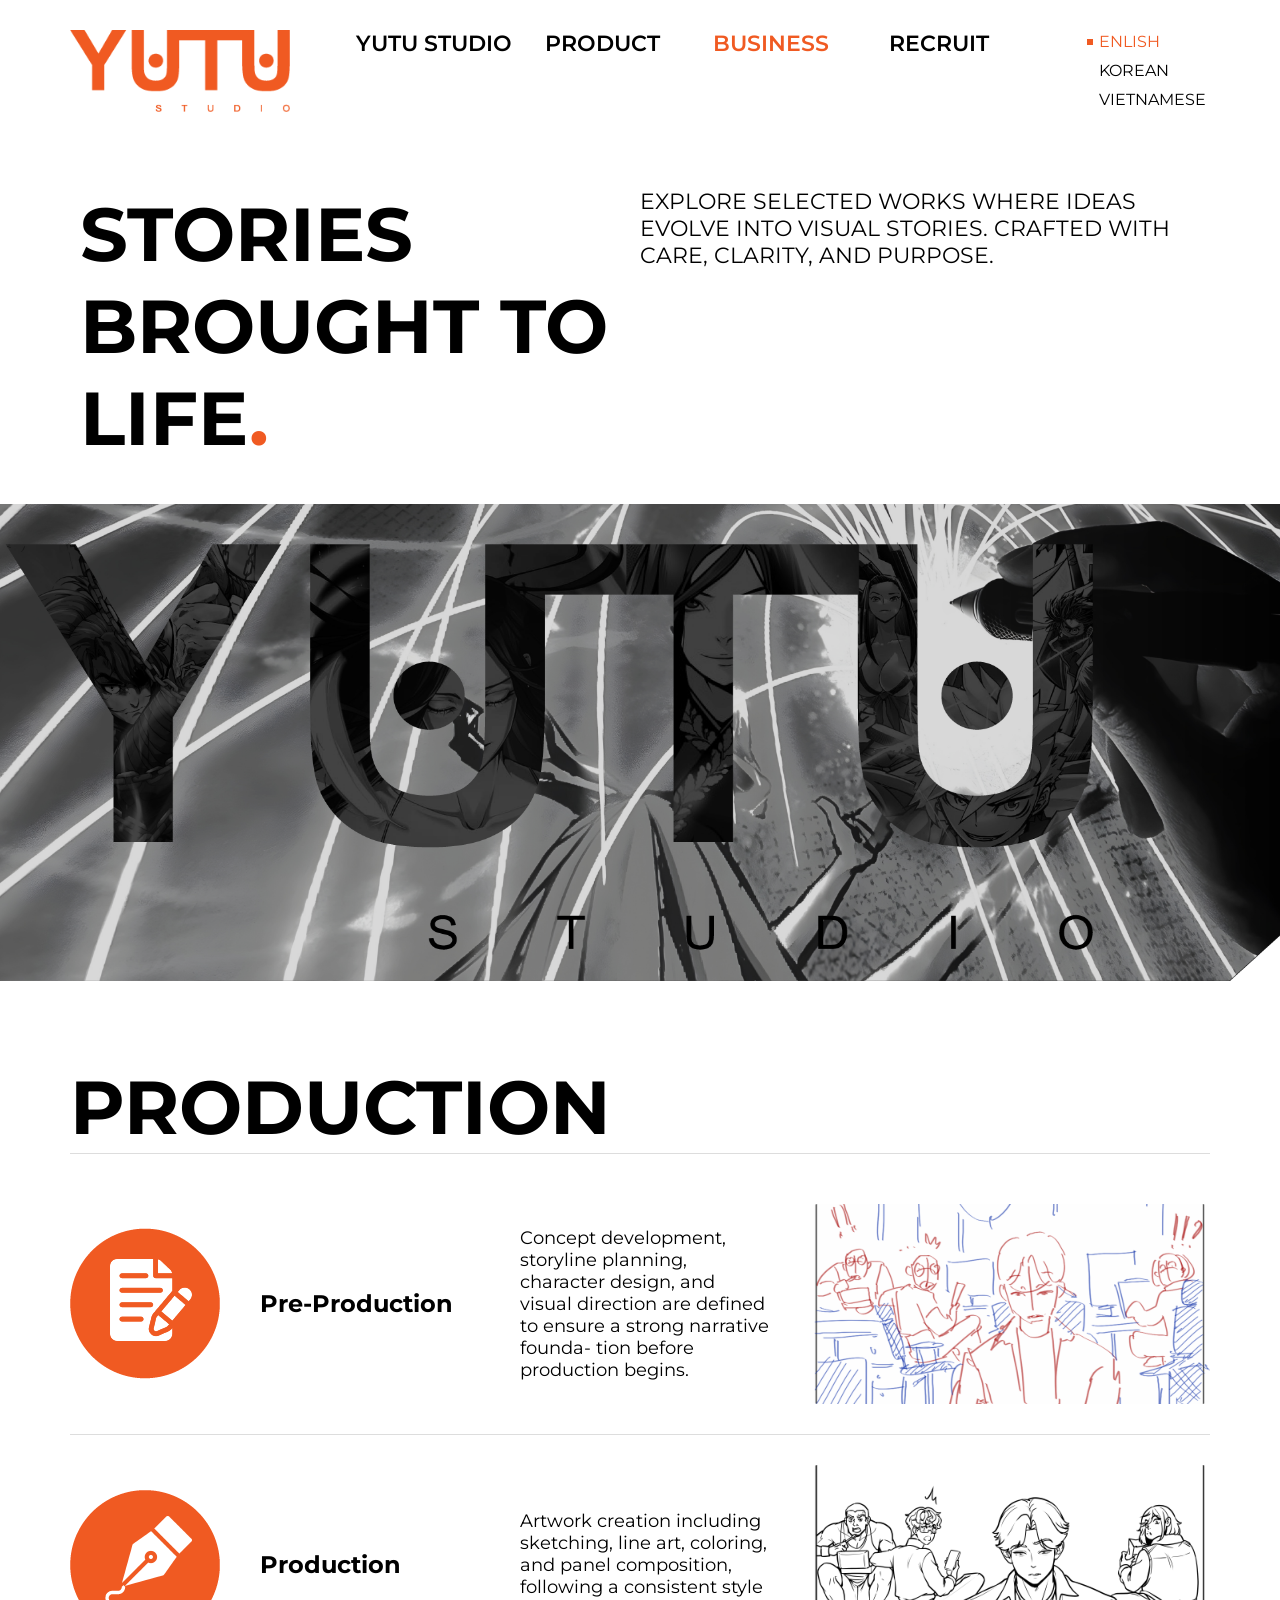
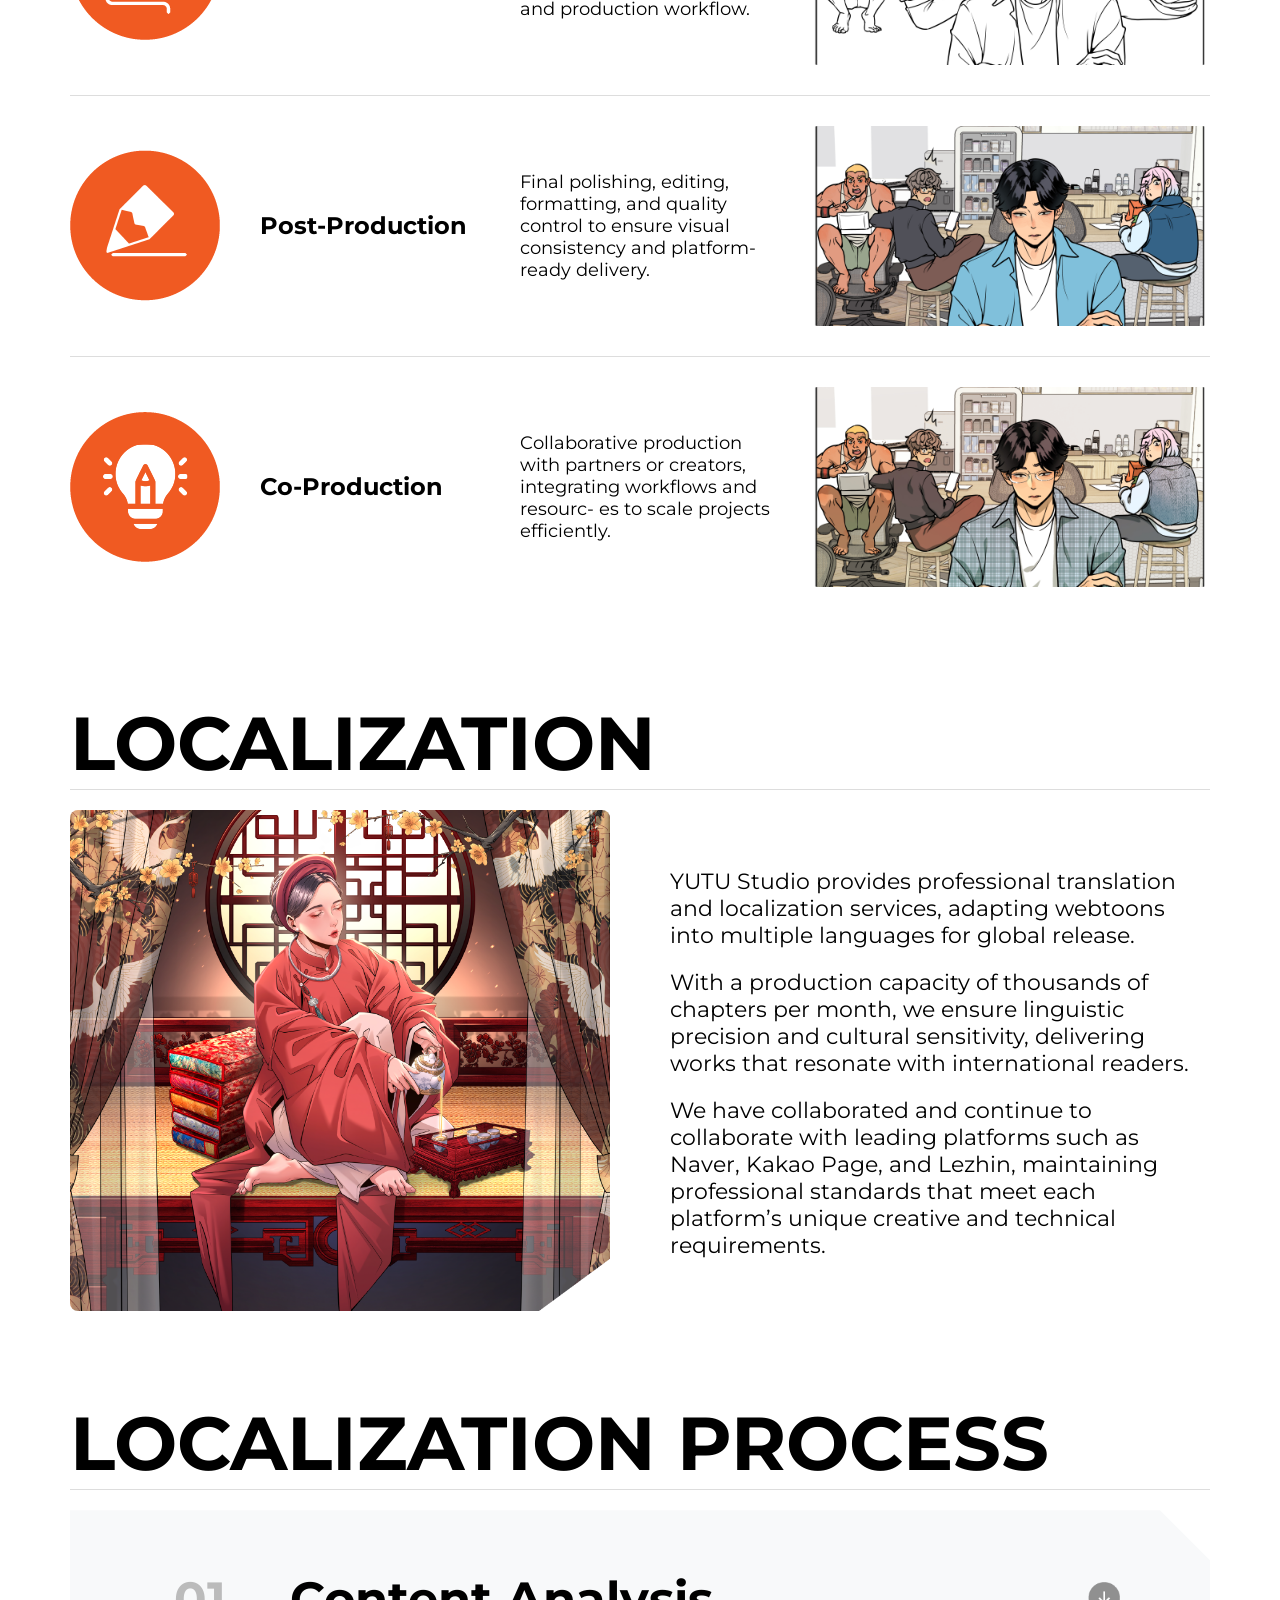
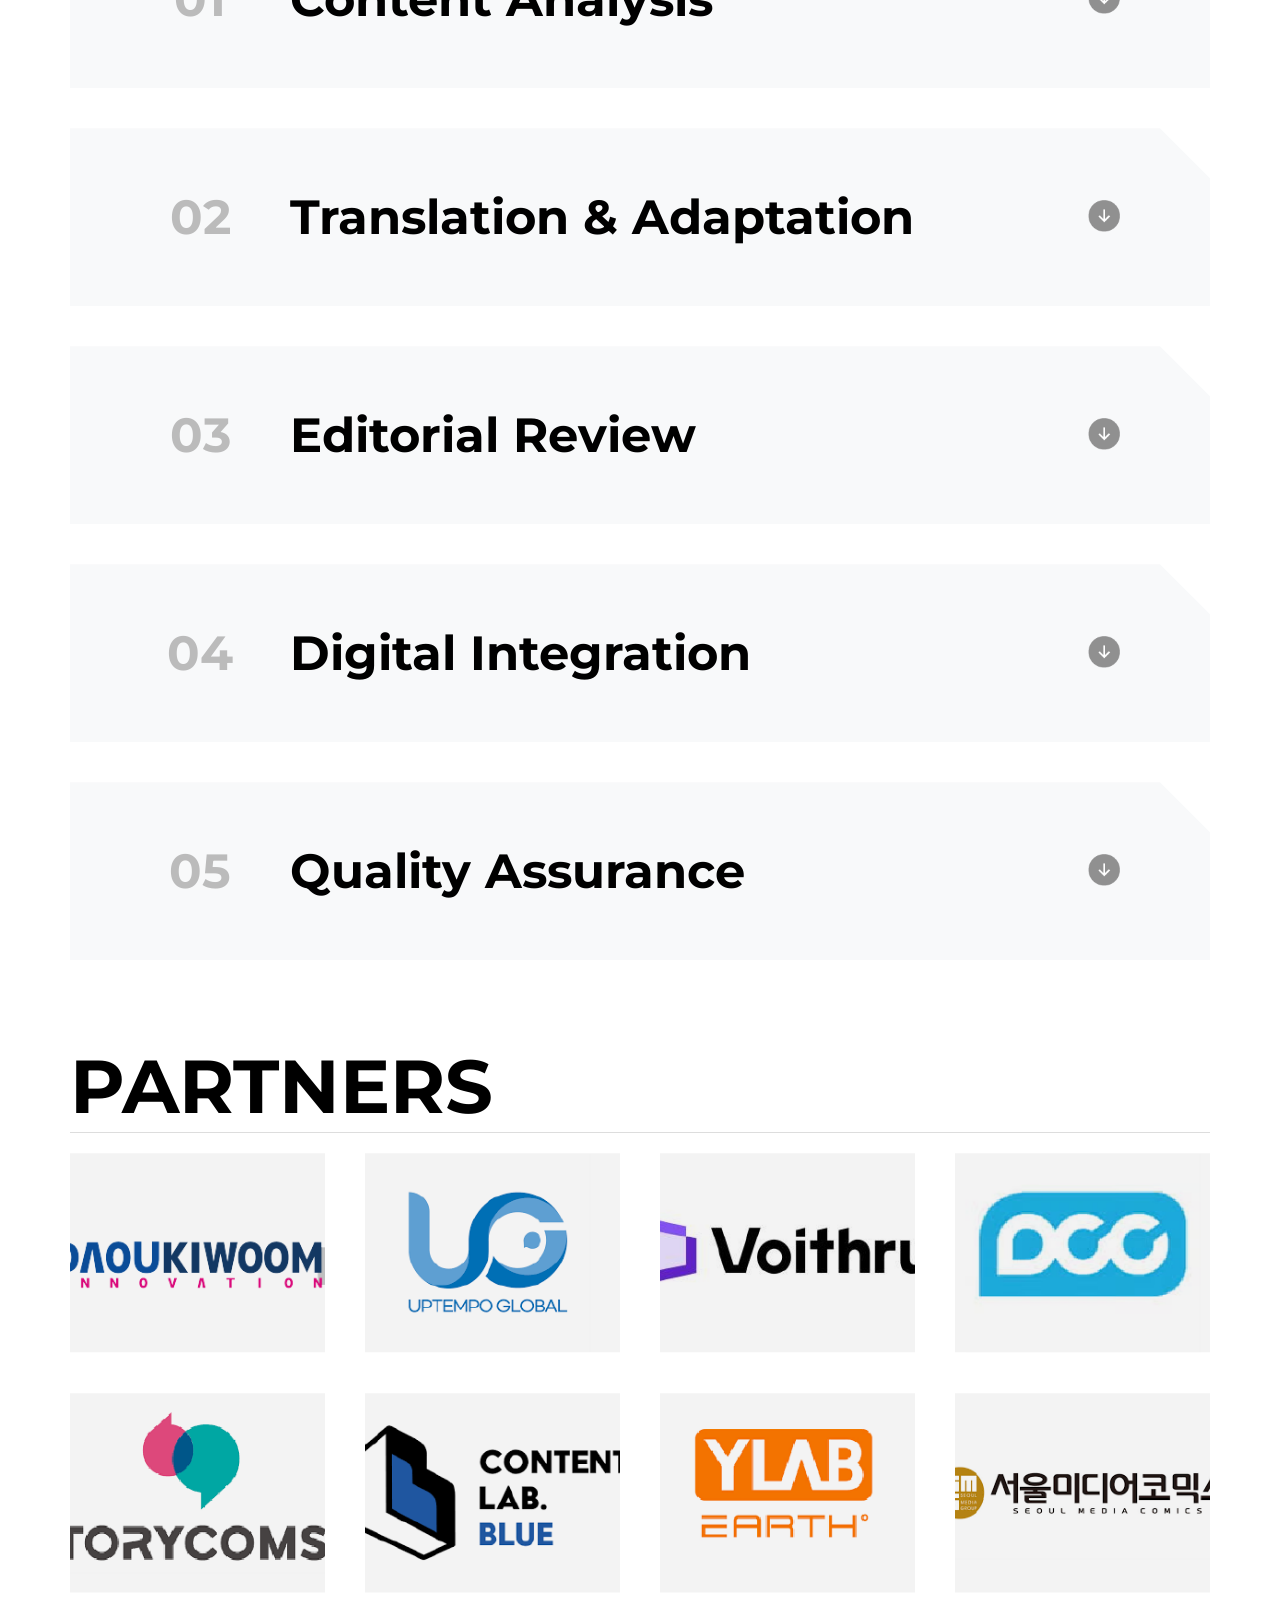
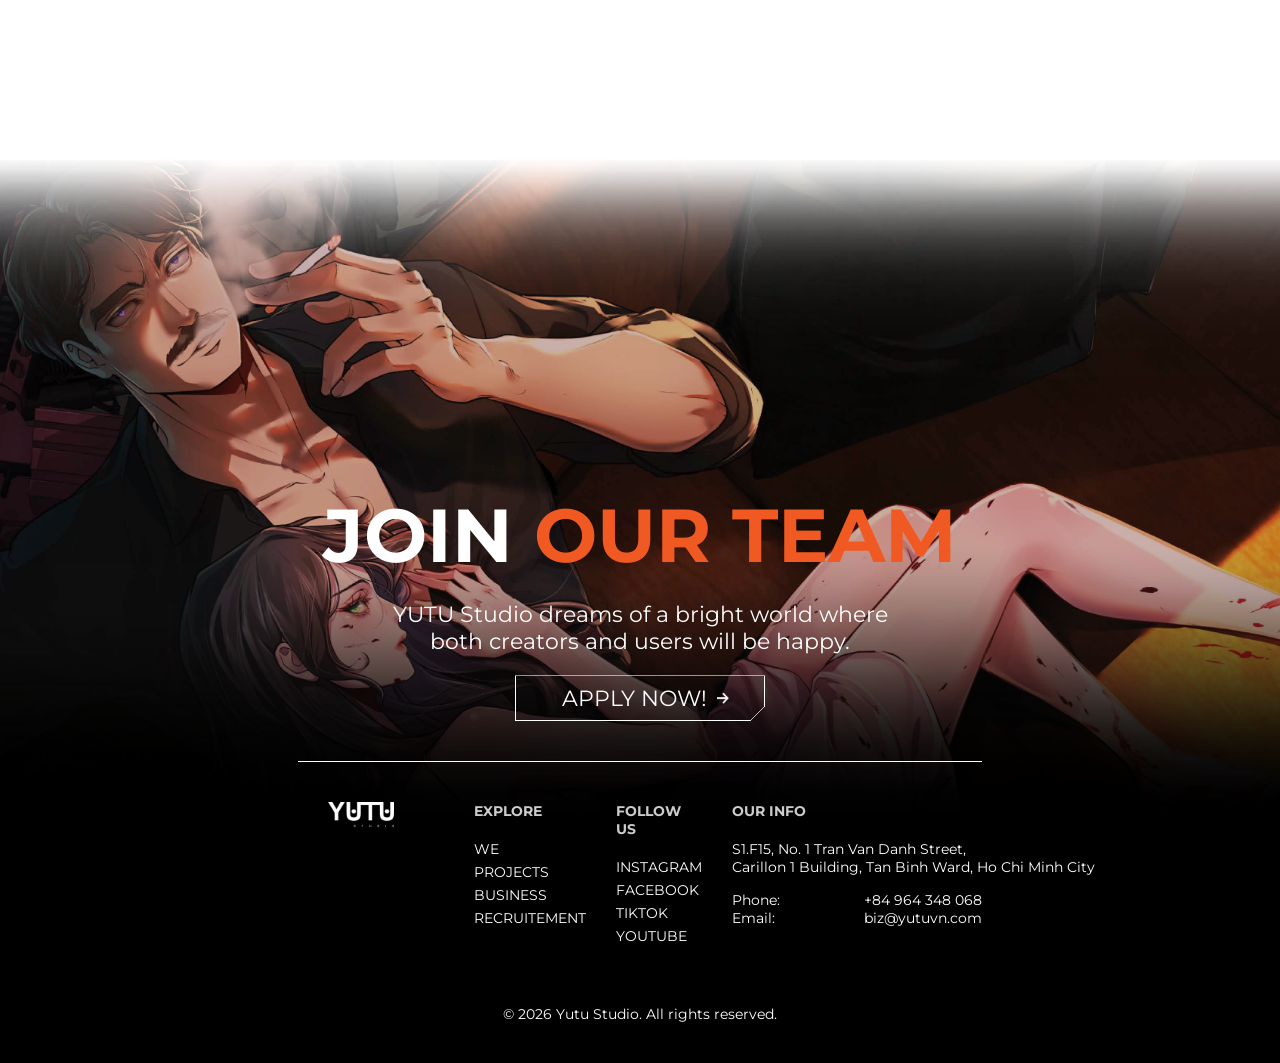
<file: templates/business.html>
<!DOCTYPE html>
<html lang="en">

<head>
    <meta charset="UTF-8">
    <meta name="viewport" content="width=device-width, initial-scale=1.0">
    <title>YUTU Studio - Business</title>
    <link href="https://fonts.googleapis.com/css2?family=Montserrat:wght@300;400;500;600;700&display=swap"
        rel="stylesheet">
    <link rel="stylesheet" href="/static/styles.css">
    <link rel="stylesheet" href="/static/css/header.css">
    <link rel="stylesheet" href="/static/css/footer.css">
    <link rel="stylesheet" href="/static/css/mobile.css">
</head>

<body>
    <!-- Header -->
    <header class="header business-page">
        <div class="header-top">
            <div class="container">
                <div class="logo-small desktop-logo">
                    <a href="index.html">
                        <picture>
                            <source media="(orientation: landscape) and (max-height: 480px)"
                                srcset="/static/images/MOBILE/1-15.png">
                            <source media="(max-width: 480px)" srcset="/static/images/MOBILE/1-15.png">
                            <img src="/static/images/1-08.png" alt="YUTU Studio" width="220px">
                        </picture>
                    </a>
                </div>
                <div class="nav-controls-group">
                    <nav class="navbar">
                        <ul class="nav-list">
                            <li><a href="we.html" data-translate="nav_we">YUTU STUDIO</a></li>
                            <li><a href="projects.html" data-translate="nav_project">PRODUCT</a></li>
                            <li><a href="business.html" class="active" data-translate="nav_business">BUSINESS</a></li>
                            <li><a href="join.html" data-translate="nav_join">RECRUIT</a></li>
                        </ul>
                    </nav>
                    <div class="language-selector">
                        <button class="lang-btn active" data-lang="en">ENLISH</button>
                        <button class="lang-btn" data-lang="ko">KOREAN</button>
                        <button class="lang-btn" data-lang="vi">VIETNAMESE</button>
                    </div>
                    <button class="mobile-menu-toggle" aria-label="Toggle menu">
                        <span></span>
                        <span></span>
                        <span></span>
                    </button>
                </div>
            </div>
        </div>

        <div class="header-bottom business-page">
            <div class="header-bottom-content">
                <div class="header-bottom-row">
                    <div class="header-bottom-left">
                        <div class="header-bottom-text header-bottom-large-text">
                            <p class="uppercase-text" data-translate="business_header_bottom_large_text_1">
                                STORIES
                            </p>
                            <span class="uppercase-text" data-translate="business_header_bottom_large_text_2">
                                BROUGHT TO LIFE
                            </span><span class="highlight-text">.</span>
                        </div>
                    </div>
                    <div class="header-bottom-right">
                        <div class="header-bottom-text">
                            <p class="header-bottom-normal-text uppercase-text"
                                data-translate="business_header_bottom_normal_text">
                                EXPLORE SELECTED WORKS WHERE IDEAS EVOLVE INTO VISUAL STORIES.
                                CRAFTED WITH CARE, CLARITY, AND PURPOSE.
                            </p>
                        </div>
                    </div>
                </div>
                <div class="header-bottom-image">
                    <img src="/static/images/BUSINESS/2025-YUTU-WEBSITE-PC.png" alt="Business">
                </div>
            </div>
        </div>
    </header>

    <!-- Main Content -->
    <main class="business-page">
        <!-- Section 1 -->
        <section class="section section-1">
            <div class="container">
                <h1 class="section-title" data-translate="business_production_title">PRODUCTION</h1>
                <!-- Pre-Production Row -->
                <div class="production-row">
                    <div class="production-step">
                        <img src="/static/images/BUSINESS/1-19.png" alt="Pre-Production" class="production-image-left">
                        <h1 data-translate="business_production_step_1">PRE-PRODUCTION</h1>
                    </div>
                    <div class="production-content">
                        <p data-translate="business_production_step_1_content">Concept development, storyline planning,
                            character design, and visual direction are defined
                            to ensure a strong narrative founda- tion before production begins.</p>
                    </div>
                    <img src="/static/images/BUSINESS/1.jpg" alt="Pre-Production" class="production-image-right">
                </div>

                <!-- Production Row -->
                <div class="production-row">
                    <div class="production-step">
                        <img src="/static/images/BUSINESS/1-20.png" alt="Production" class="production-image-left">
                        <h1 data-translate="business_production_step_2">PRODUCTION</h1>
                    </div>
                    <div class="production-content">
                        <p data-translate="business_production_step_2_content">Artwork creation including sketching,
                            line art, coloring, and panel composition, following a
                            consistent style and production workflow.</p>
                    </div>
                    <img src="/static/images/BUSINESS/2.jpg" alt="Production" class="production-image-right">
                </div>

                <!-- Post-Production Row -->
                <div class="production-row">
                    <div class="production-step">
                        <img src="/static/images/BUSINESS/1-21.png" alt="Post-Production" class="production-image-left">
                        <h1 data-translate="business_production_step_3">POST-PRODUCTION</h1>
                    </div>
                    <div class="production-content">
                        <p data-translate="business_production_step_3_content">Final polishing, editing, formatting, and
                            quality control to ensure visual consistency and
                            platform-ready delivery.</p>
                    </div>
                    <img src="/static/images/BUSINESS/3.jpg" alt="Post-Production" class="production-image-right">
                </div>

                <!-- Co-Production Row -->
                <div class="production-row">
                    <div class="production-step">
                        <img src="/static/images/BUSINESS/1-22.png" alt="Co-Production" class="production-image-left">
                        <h1 data-translate="business_production_step_4">CO-PRODUCTION</h1>
                    </div>
                    <div class="production-content">
                        <p data-translate="business_production_step_4_content">Collaborative production with partners or
                            creators, integrating workflows and resourc- es to
                            scale projects efficiently.</p>
                    </div>
                    <img src="/static/images/BUSINESS/4.jpg" alt="Co-Production" class="production-image-right">
                </div>
            </div>
        </section>

        <!-- Section 2 -->
        <section class="section section-2">
            <div class="container">
                <h1 class="section-title localization-title" data-translate="business_localization_title">LOCALIZATION
                </h1>
                <div class="localization-content">
                    <div class="localization-left">
                        <picture>
                            <!-- <source media="(max-width: 480px)" srcset="/static/images/MOBILE/1-19.png"> -->
                            <img src="/static/images/BUSINESS/2025-YUTU-WEBSITE-PC6.png" alt="Localization">
                        </picture>
                    </div>
                    <div class="localization-right">
                        <p data-translate="business_localization_content_1">YUTU Studio provides professional
                            translation and localization ser- vices, adapting webtoons
                            into multiple languages for global release.
                        </p>

                        <p data-translate="business_localization_content_2">
                            With a production capacity of thousands of chapters per month, we ensure linguistic
                            precision and cultural sensitivity, delivering works that resonate with international
                            readers.
                        </p>

                        <p data-translate="business_localization_content_3">
                            We have collaborated and continue to collaborate with leading platforms such as Naver, Kakao
                            Page, and Lezhin, maintaining professional standards that meet each platform’s unique
                            creative and technical requirements.</p>
                    </div>
                </div>
            </div>
        </section>

        <!-- Section 3 -->
        <section class="section section-3">
            <div class="container">
                <h1 class="section-title localization-process-title"
                    data-translate="business_localization_process_title">LOCALIZATION PROCESS</h1>
                <div class="process-blocks-wrapper">
                    <!-- Block 1 -->
                    <div class="process-block-group">
                        <div class="process-block process-toggle">
                            <span class="process-number">01</span>
                            <span class="process-header" data-translate="business_localization_process_step_1">Content
                                Analysis</span>
                            <button class="process-download-btn">
                                <img src="/static/images/BUSINESS/1-27.png" alt="Download">
                            </button>
                        </div>
                        <div class="process-sub-block">
                            <p data-translate="business_localization_process_step_1_content">Each story and character is
                                carefully analyzed to capture its tone, context, and cultural
                                essence.
                                This step allows us to identify the best approach for adapting content to fit the
                                linguistic and cultural
                                nuances of the target market.</p>
                        </div>
                    </div>

                    <!-- Block 2 -->
                    <div class="process-block-group">
                        <div class="process-block process-toggle">
                            <span class="process-number">02</span>
                            <span class="process-header"
                                data-translate="business_localization_process_step_2">Translation & Adaptation</span>
                            <button class="process-download-btn">
                                <img src="/static/images/BUSINESS/1-27.png" alt="Download">
                            </button>
                        </div>
                        <div class="process-sub-block">
                            <p data-translate="business_localization_process_step_2_content">Our multilingual team of
                                native translators—experienced in comics and
                                storytelling—transforms
                                the original script with cultural accuracy and narrative flow.
                                Translation is blended with localization to maintain the emotional intent of each line.
                            </p>
                        </div>
                    </div>

                    <!-- Block 3 -->
                    <div class="process-block-group">
                        <div class="process-block process-toggle">
                            <span class="process-number">03</span>
                            <span class="process-header" data-translate="business_localization_process_step_3">Editorial
                                Review</span>
                            <button class="process-download-btn">
                                <img src="/static/images/BUSINESS/1-27.png" alt="Download">
                            </button>
                        </div>
                        <div class="process-sub-block">
                            <p data-translate="business_localization_process_step_3_content">Experienced Korean editors
                                and bilingual specialists refine the translated text, ensuring
                                it
                                reads naturally and aligns with both cultural tone and creator intent.
                                This stage enhances consistency and authenticity across every chapter.
                            </p>
                        </div>
                    </div>

                    <!-- Block 4 -->
                    <div class="process-block-group">
                        <div class="process-block process-toggle">
                            <span class="process-number">04</span>
                            <span class="process-header" data-translate="business_localization_process_step_4">Digital
                                Integration</span>
                            <button class="process-download-btn">
                                <img src="/static/images/BUSINESS/1-27.png" alt="Download">
                            </button>
                        </div>
                        <div class="process-sub-block">
                            <p data-translate="business_localization_process_step_4_content">Skilled graphic editors
                                apply the localized text to original artwork, redesigning sound
                                effects
                                and onomatopoeia to match the visual mood and typography of the source material.
                                We ensure seamless digital adaptation across all formats
                            </p>
                        </div>
                    </div>

                    <!-- Block 5 with sub-block -->
                    <div class="process-block-group">
                        <div class="process-block process-toggle">
                            <span class="process-number">05</span>
                            <span class="process-header" data-translate="business_localization_process_step_5">Quality
                                Assurance</span>
                            <button class="process-download-btn">
                                <img src="/static/images/BUSINESS/1-27.png" alt="Download">
                            </button>
                        </div>
                        <div class="process-sub-block">
                            <p data-translate="business_localization_process_step_5_content">A final review by native
                                readers tests readability, pacing, and visual balance to confirm
                                that the storytelling feels natural in the target language.
                                Only after this step does a webtoon move to release or platform delivery.
                            </p>
                        </div>
                    </div>
                </div>
            </div>
        </section>

        <!-- Section 4 -->
        <section class="section section-4">
            <div class="container">
                <h1 class="section-title partners-title" data-translate="business_partners_title">PARTNERS</h1>
                <div class="partners-grid">
                    <div class="partner-block">
                        <img src="/static/images/BUSINESS/PARTNERS/1-32.png" alt="Partner 1">
                    </div>
                    <div class="partner-block">
                        <img src="/static/images/BUSINESS/PARTNERS/1-33.png" alt="Partner 2">
                    </div>
                    <div class="partner-block">
                        <img src="/static/images/BUSINESS/PARTNERS/1-34.png" alt="Partner 3">
                    </div>
                    <div class="partner-block">
                        <img src="/static/images/BUSINESS/PARTNERS/1-35.png" alt="Partner 4">
                    </div>
                    <div class="partner-block">
                        <img src="/static/images/BUSINESS/PARTNERS/1-36.png" alt="Partner 5">
                    </div>
                    <div class="partner-block">
                        <img src="/static/images/BUSINESS/PARTNERS/1-37.png" alt="Partner 6">
                    </div>
                    <div class="partner-block">
                        <img src="/static/images/BUSINESS/PARTNERS/1-38.png" alt="Partner 7">
                    </div>
                    <div class="partner-block">
                        <img src="/static/images/BUSINESS/PARTNERS/1-39.png" alt="Partner 8">
                    </div>
                </div>
            </div>
        </section>
    </main>

    <!-- Scroll to Top Button -->
    <button id="scroll-to-top" class="scroll-to-top-btn">
        <img src="/static/images/HOME/SCROLL.png" alt="Scroll to top">
    </button>

    <!-- Footer -->
    <footer class="footer">
        <div class="container">
            <div class="footer-top">
                <div class="footer-title">
                    <span id="footer-title-part1" data-translate="footer_title_part1">JOIN</span>
                    <span id="footer-title-part2" class="highlight-text" data-translate="footer_title_part2">OUR
                        TEAM</span>
                </div>
                <div class="footer-description" data-translate="footer_description">
                    Yutu Studio dreams of a bright world where both creators and users will be happy.
                </div>
                <div class="footer-button">
                    <button class="btn-with-icon" onclick="window.location.href='join.html'">
                        <span></span>
                        <span data-translate="footer_apply_btn">APPLY NOW</span>
                        <img src="/static/images/HOME/1-06.png" alt="">
                    </button>
                </div>
            </div>

            <div class="footer-content">
                <div class="footer-left">
                    <picture>
                        <source media="(orientation: landscape) and (max-height: 480px)"
                            srcset="/static/images/MOBILE/1-14.png">
                        <source media="(max-width: 480px)" srcset="/static/images/MOBILE/1-14.png">
                        <img src="/static/images/1-07.png" alt="Yutu Studio" class="footer-logo">
                    </picture>
                </div>
                <div class="footer-right">
                    <div class="footer-column" style="flex: 0.6;">
                        <h4 data-translate="footer_explore">EXPLORE</h4>
                        <ul>
                            <li><a href="we.html" data-translate="footer_explore_we">WE</a></li>
                            <li><a href="projects.html" data-translate="footer_explore_projects">PROJECTS</a></li>
                            <li><a href="business.html" data-translate="footer_explore_business">BUSINESS</a></li>
                            <li><a href="join.html" data-translate="footer_explore_recruitement">RECRUITEMENT</a></li>
                        </ul>
                    </div>
                    <div class="footer-column" style="flex: 0.6;">
                        <h4 data-translate="footer_follow">FOLLOW US</h4>
                        <ul>
                            <li><a href="https://www.instagram.com/yutustudio"
                                    data-translate="footer_follow_ig">INSTAGRAM</a></li>
                            <li><a href="https://www.facebook.com/yutustu"
                                    data-translate="footer_follow_fb">FACEBOOK</a></li>
                            <li><a href="#" data-translate="footer_follow_tt">TIKTOK</a></li>
                            <li><a href="#" data-translate="footer_follow_yt">YOUTUBE</a></li>
                        </ul>
                    </div>
                    <div class="footer-column" style="flex: 1;">
                        <h4 data-translate="footer_info">OUR INFO</h4>
                        <span data-translate="footer_info_addr_1">S1.F15, No. 1 Tran Van Danh Street,</span>
                        <span class="address-link" data-translate="footer_info_addr_2">
                            Carillon 1 Building, Tan Binh Ward, Ho Chi Minh City
                        </span>

                        <div class="footer-contact">
                            <div style="display: flex; justify-content: space-between;">
                                <span data-translate="footer_info_phone">Phone</span> <a href="#"> +84 964 348 068</a>
                            </div>
                            <div style="display: flex; justify-content: space-between;">
                                <span data-translate="footer_info_email">Email</span><a href="#">biz@yutuvn.com</a>
                            </div>
                        </div>
                    </div>
                </div>
            </div>

            <div class="footer-bottom">
                <p>&copy; 2026 Yutu Studio. All rights reserved.</p>
            </div>
        </div>
    </footer>

    <script src="/static/script.js"></script>
    <script src="/static/js/mobile.js"></script>
</body>

</html>
</file>
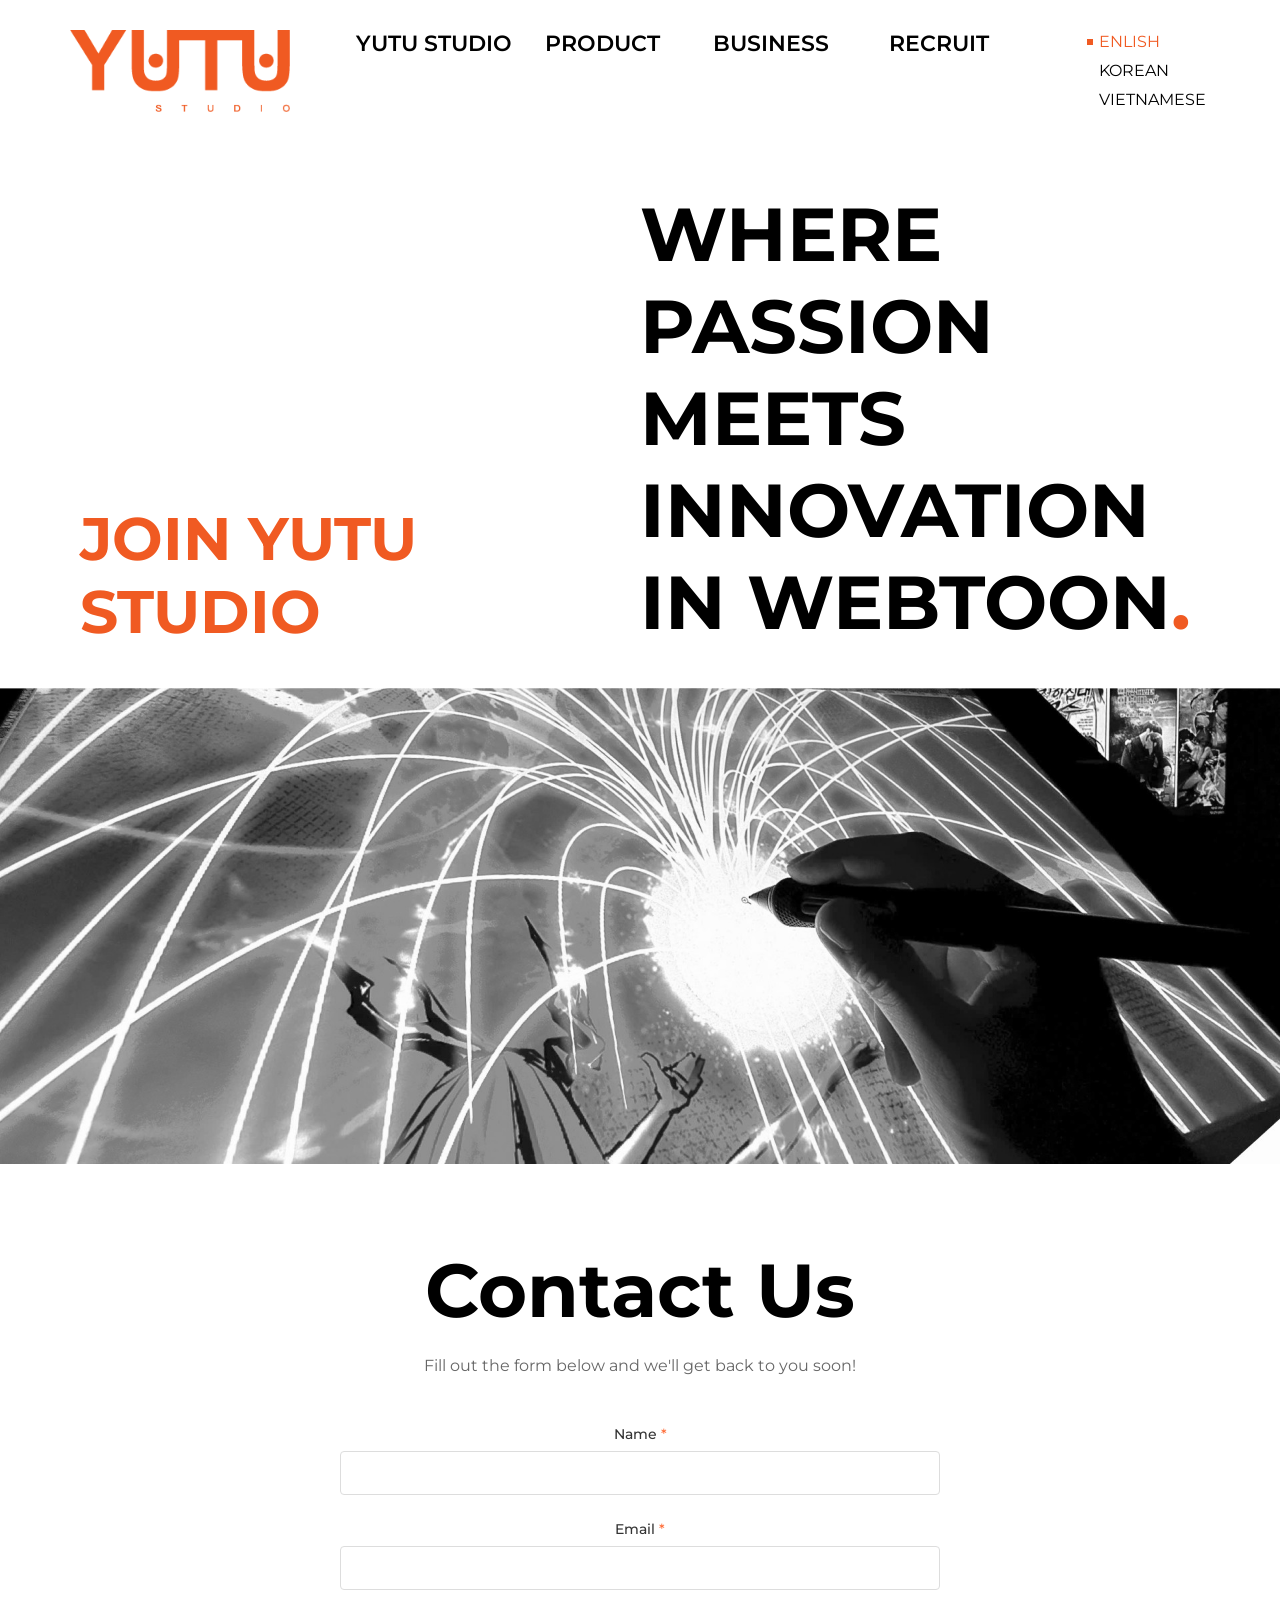
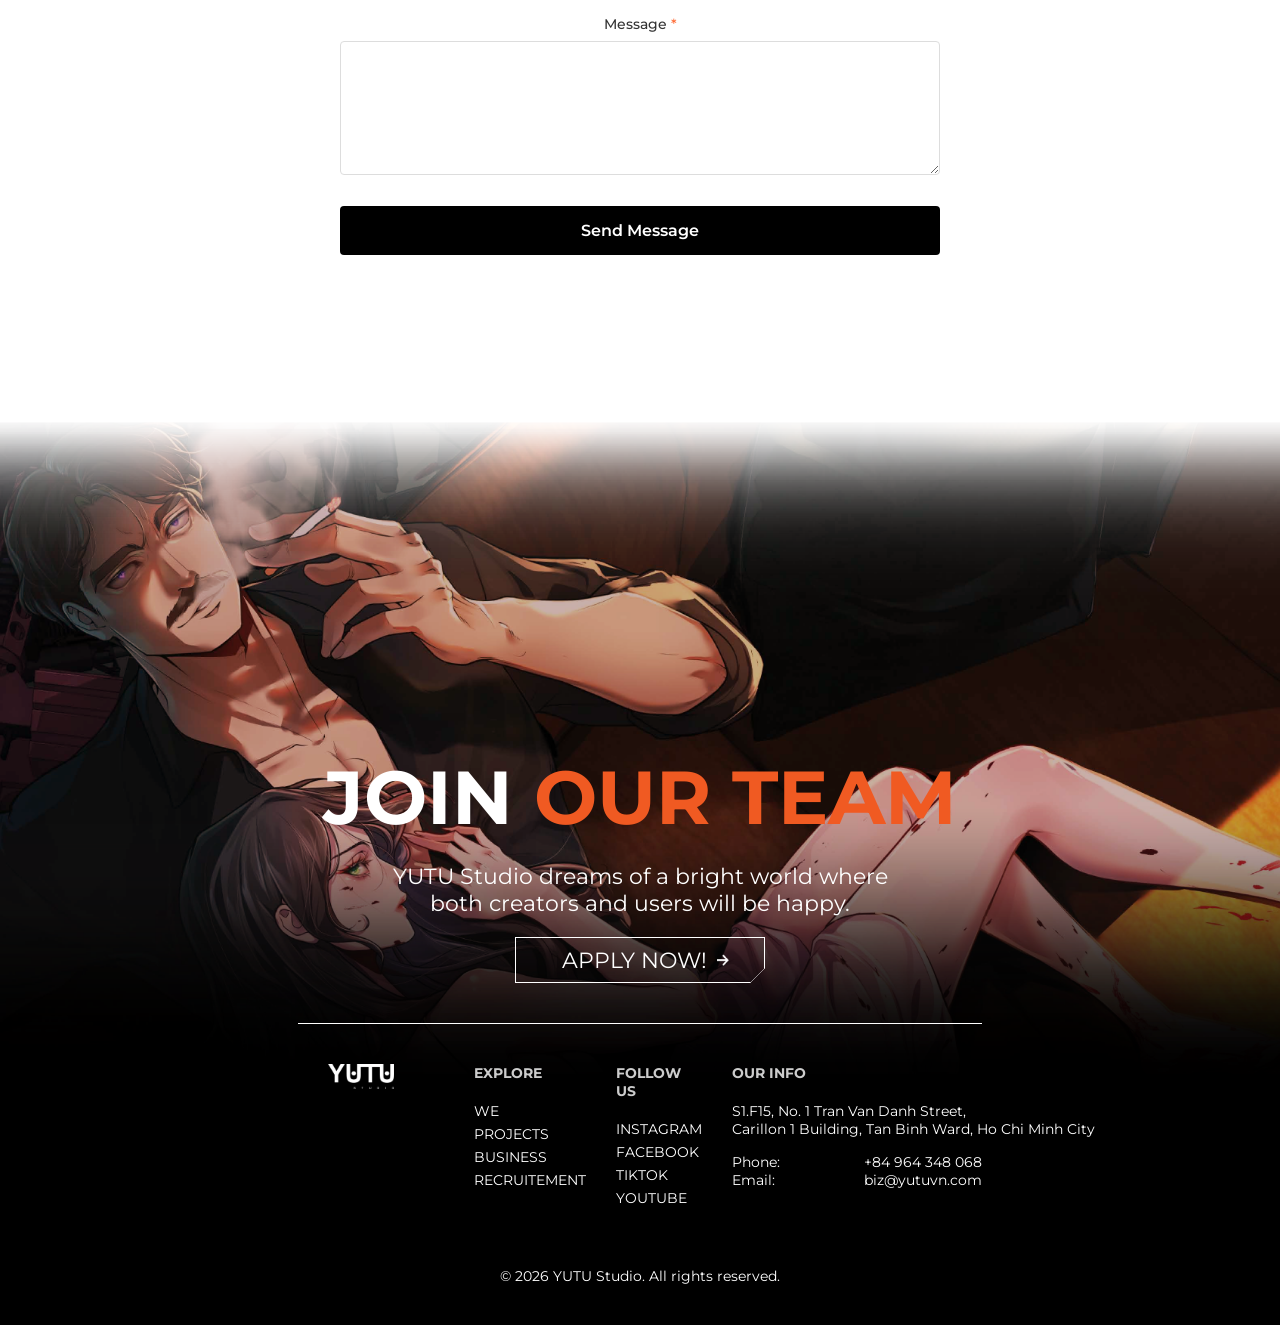
<file: templates/contact.html>
<!DOCTYPE html>
<html lang="en">

<head>
    <meta charset="UTF-8">
    <meta name="viewport" content="width=device-width, initial-scale=1.0">
    <title>YUTU Studio - Join</title>
    <link href="https://fonts.googleapis.com/css2?family=Montserrat:wght@300;400;500;600;700&display=swap"
        rel="stylesheet">
    <link rel="stylesheet" href="/static/styles.css">
    <link rel="stylesheet" href="/static/css/header.css">
    <link rel="stylesheet" href="/static/css/footer.css">
    <link rel="stylesheet" href="/static/css/mobile.css">
</head>

<body>
    <!-- Header -->
    <header class="header contact-page">
        <div class="header-top">
            <div class="container">
                <div class="logo-small desktop-logo">
                    <a href="index.html">
                        <picture>
                            <source media="(orientation: landscape) and (max-height: 480px)"
                                srcset="/static/images/MOBILE/1-15.png">
                            <source media="(max-width: 480px)" srcset="/static/images/MOBILE/1-15.png">
                            <img src="/static/images/1-08.png" alt="YUTU Studio" width="220px">
                        </picture>
                    </a>
                </div>
                <div class="nav-controls-group">
                    <nav class="navbar">
                        <ul class="nav-list">
                            <li><a href="we.html" data-translate="nav_we">YUTU STUDIO</a></li>
                            <li><a href="projects.html" data-translate="nav_project">PRODUCT</a></li>
                            <li><a href="business.html" data-translate="nav_business">BUSINESS</a></li>
                            <li><a href="join.html" data-translate="nav_join">RECRUIT</a></li>
                        </ul>
                    </nav>
                    <div class="language-selector">
                        <button class="lang-btn active" data-lang="en">ENLISH</button>
                        <button class="lang-btn" data-lang="ko">KOREAN</button>
                        <button class="lang-btn" data-lang="vi">VIETNAMESE</button>
                    </div>
                    <button class="mobile-menu-toggle" aria-label="Toggle menu">
                        <span></span>
                        <span></span>
                        <span></span>
                    </button>
                </div>
            </div>
        </div>

        <div class="header-bottom join-page">
            <div class="header-bottom-content">
                <div class="header-bottom-row">
                    <div class="header-bottom-left">
                        <div class="header-bottom-text">
                            <span class="header-bottom-medium-text highlight-text"
                                data-translate="join_header_bottom_medium_text" class="uppercase-text">
                                JOIN YUTU STUDIO
                            </span>
                        </div>
                    </div>
                    <div class="header-bottom-right">
                        <div class="header-bottom-text header-bottom-large-text">
                            <span data-translate="join_header_bottom_large_text" class="uppercase-text">
                                WHERE PASSION MEETS INNOVATION IN WEBTOON
                            </span><span class="highlight-text">.</span>
                        </div>
                    </div>
                </div>
                <div class="header-bottom-image">
                    <picture>
                        <!-- <source media="(max-width: 480px)" srcset="/static/images/HIRING/hring_1.jpg"> -->
                        <img style="width: 100%;" src="/static/images/HIRING/hring_1.jpg">
                    </picture>
                </div>
            </div>
        </div>
    </header>

    <!-- Main Content -->
    <main class="contact-page">
        <!-- Contact Form Section -->
        <section class="section contact-form-section">
            <div class="container">
                <h2 class="section-title">Contact Us</h2>
                <p class="form-description">Fill out the form below and we'll get back to you soon!</p>

                <form id="contactForm" class="contact-form">
                    <div class="form-group">
                        <label for="name">Name <span class="required">*</span></label>
                        <input type="text" id="name" name="name" required>
                    </div>

                    <div class="form-group">
                        <label for="email">Email <span class="required">*</span></label>
                        <input type="email" id="email" name="email" required>
                    </div>

                    <div class="form-group">
                        <label for="message">Message <span class="required">*</span></label>
                        <textarea id="message" name="message" rows="6" required></textarea>
                    </div>

                    <div id="formMessage" class="form-message"></div>

                    <button type="submit" class="submit-btn">
                        <span>Send Message</span>
                    </button>
                </form>
            </div>
        </section>
    </main>

    <!-- Scroll to Top Button -->
    <button id="scroll-to-top" class="scroll-to-top-btn">
        <img src="/static/images/HOME/SCROLL.png" alt="Scroll to top">
    </button>

    <!-- Footer -->
    <footer class="footer">
        <div class="container">
            <div class="footer-top">
                <div class="footer-title">
                    <span id="footer-title-part1" data-translate="footer_title_part1">JOIN</span>
                    <span id="footer-title-part2" class="highlight-text" data-translate="footer_title_part2">OUR
                        TEAM</span>
                </div>
                <div class="footer-description" data-translate="footer_description">
                    YUTU Studio dreams of a bright world where both creators and users will be happy.
                </div>
                <div class="footer-button">
                    <button class="btn-with-icon" onclick="window.location.href='join.html'">
                        <span></span>
                        <span data-translate="footer_apply_btn">APPLY NOW</span>
                        <img src="/static/images/HOME/1-06.png" alt="">
                    </button>
                </div>
            </div>

            <div class="footer-content">
                <div class="footer-left">
                    <picture>
                        <source media="(orientation: landscape) and (max-height: 480px)"
                            srcset="/static/images/MOBILE/1-14.png">
                        <source media="(max-width: 480px)" srcset="/static/images/MOBILE/1-14.png">
                        <img src="/static/images/1-07.png" alt="YUTU Studio" class="footer-logo">
                    </picture>
                </div>
                <div class="footer-right">
                    <div class="footer-column" style="flex: 0.6;">
                        <h4 data-translate="footer_explore">EXPLORE</h4>
                        <ul>
                            <li><a href="we.html" data-translate="footer_explore_we">WE</a></li>
                            <li><a href="projects.html" data-translate="footer_explore_projects">PROJECTS</a></li>
                            <li><a href="business.html" data-translate="footer_explore_business">BUSINESS</a></li>
                            <li><a href="join.html" data-translate="footer_explore_recruitement">RECRUITEMENT</a></li>
                        </ul>
                    </div>
                    <div class="footer-column" style="flex: 0.6;">
                        <h4 data-translate="footer_follow">FOLLOW US</h4>
                        <ul>
                            <li><a href="https://www.instagram.com/yutustudio"
                                    data-translate="footer_follow_ig">INSTAGRAM</a></li>
                            <li><a href="https://www.facebook.com/yutustu"
                                    data-translate="footer_follow_fb">FACEBOOK</a></li>
                            <li><a href="#" data-translate="footer_follow_tt">TIKTOK</a></li>
                            <li><a href="#" data-translate="footer_follow_yt">YOUTUBE</a></li>
                        </ul>
                    </div>
                    <div class="footer-column" style="flex: 1;">
                        <h4 data-translate="footer_info">OUR INFO</h4>
                        <span data-translate="footer_info_addr_1">S1.F15, No. 1 Tran Van Danh Street,</span>
                        <span class="address-link" data-translate="footer_info_addr_2">
                            Carillon 1 Building, Tan Binh Ward, Ho Chi Minh City
                        </span>

                        <div class="footer-contact">
                            <div style="display: flex; justify-content: space-between;">
                                <span data-translate="footer_info_phone">Phone</span> <a href="#"> +84 964 348 068</a>
                            </div>
                            <div style="display: flex; justify-content: space-between;">
                                <span data-translate="footer_info_email">Email</span><a href="#">biz@yutuvn.com</a>
                            </div>
                        </div>
                    </div>
                </div>
            </div>

            <div class="footer-bottom">
                <p>&copy; 2026 YUTU Studio. All rights reserved.</p>
            </div>
        </div>
    </footer>

    <script src="/static/script.js"></script>
    <script src="/static/js/mobile.js"></script>
    <script src="/static/js/form-handler.js"></script>
</body>

</html>
</file>
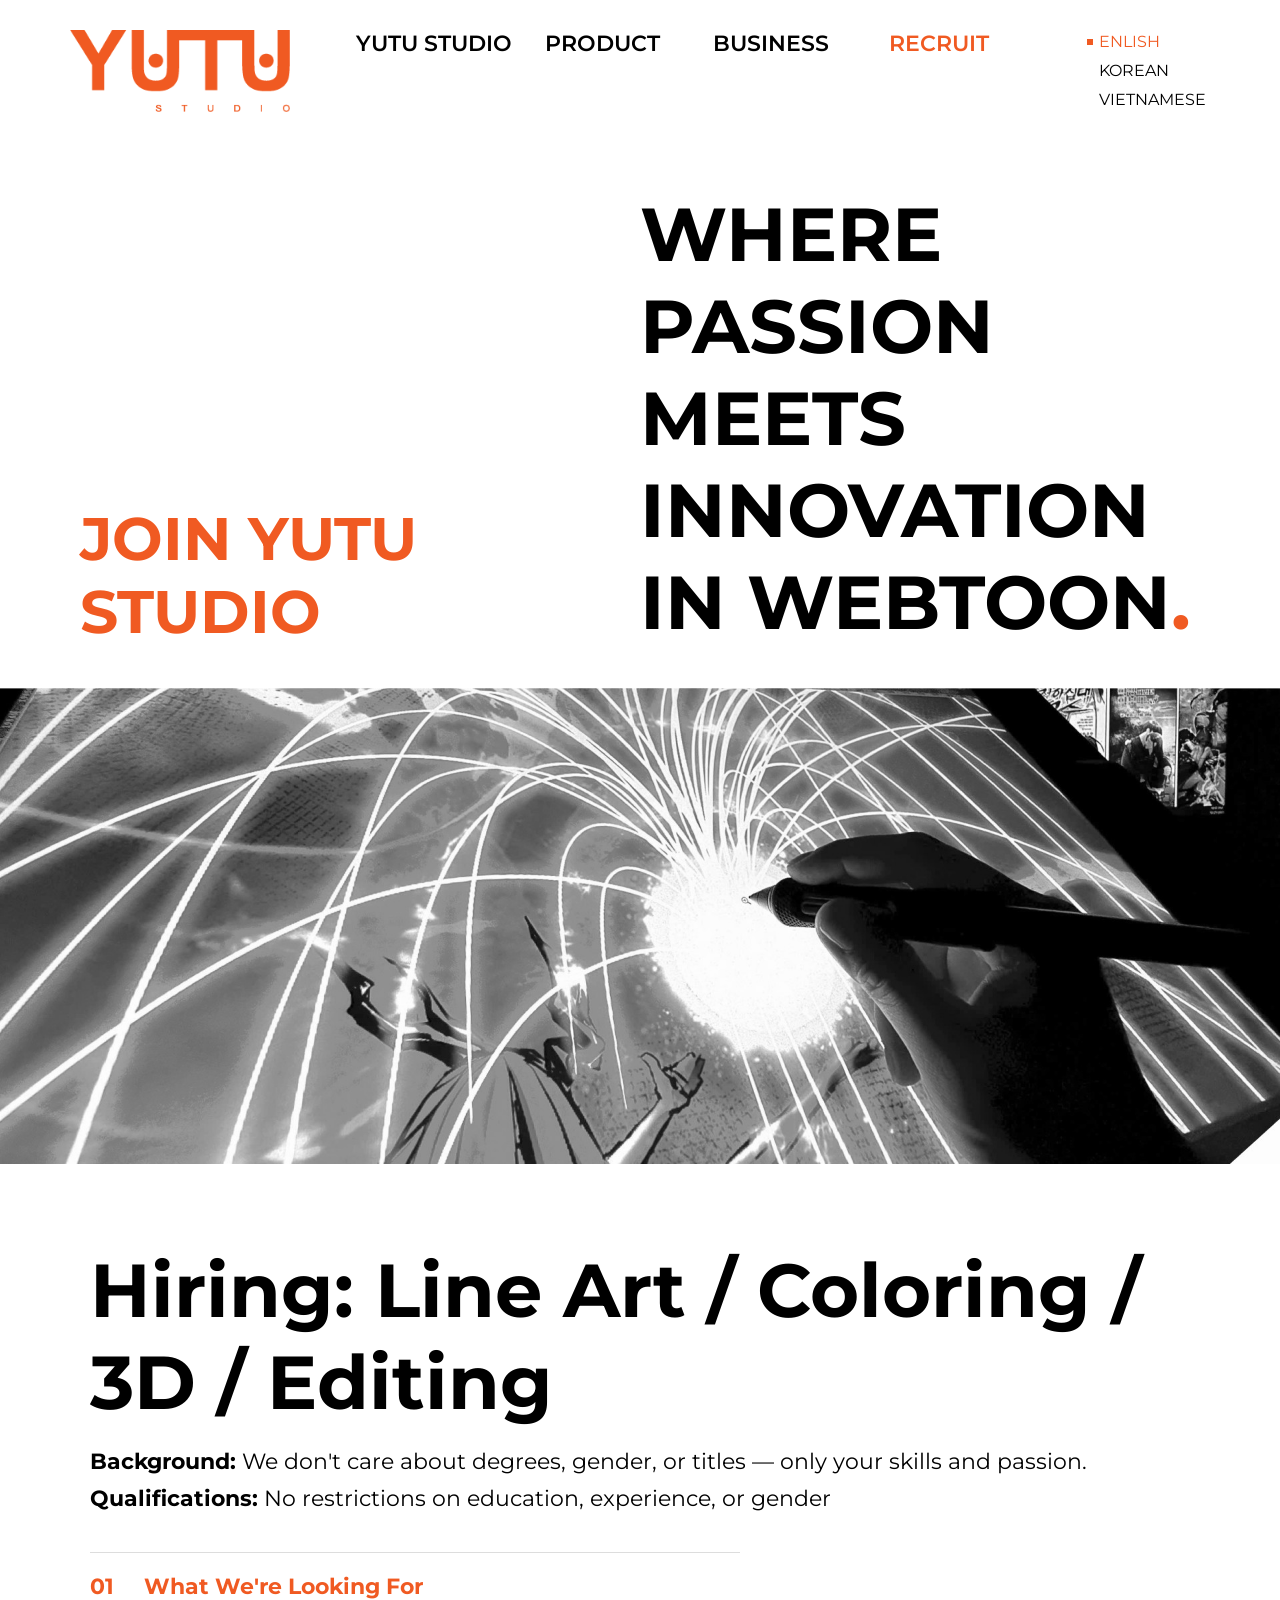
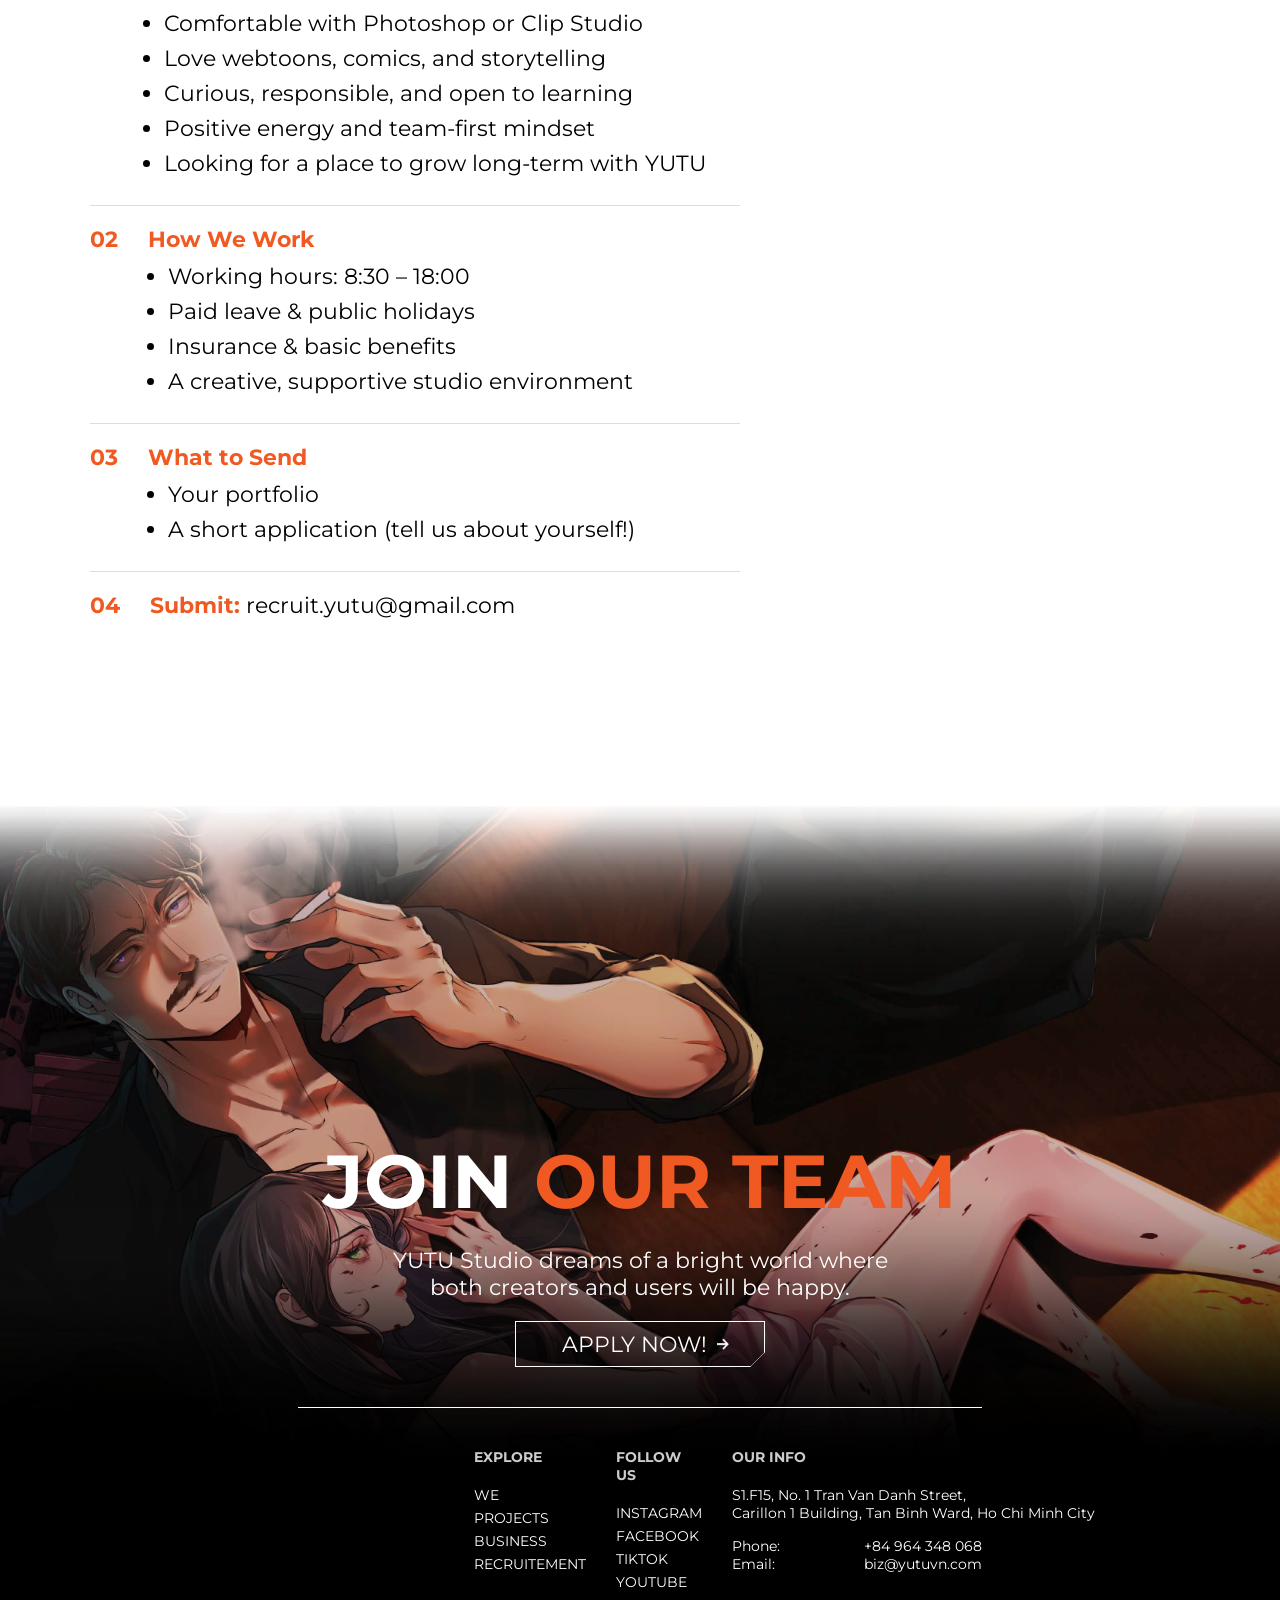
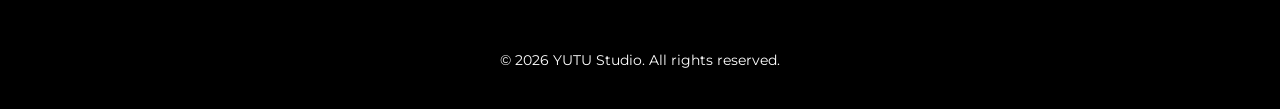
<file: templates/join.html>
<!DOCTYPE html>
<html lang="en">

<head>
    <meta charset="UTF-8">
    <meta name="viewport" content="width=device-width, initial-scale=1.0">
    <title>YUTU Studio - Join</title>
    <link href="https://fonts.googleapis.com/css2?family=Montserrat:wght@300;400;500;600;700&display=swap"
        rel="stylesheet">
    <link rel="stylesheet" href="/static/styles.css">
    <link rel="stylesheet" href="/static/css/header.css">
    <link rel="stylesheet" href="/static/css/footer.css">
    <link rel="stylesheet" href="/static/css/mobile.css">
</head>

<body>
    <!-- Header -->
    <header class="header join-page">
        <div class="header-top">
            <div class="container">
                <div class="logo-small desktop-logo">
                    <a href="index.html">
                        <picture>
                            <source media="(orientation: landscape) and (max-height: 480px)"
                                srcset="/static/images/MOBILE/1-15.png">
                            <source media="(max-width: 480px)" srcset="/static/images/MOBILE/1-15.png">
                            <img src="/static/images/1-08.png" alt="YUTU Studio" width="220px">
                        </picture>
                    </a>
                </div>
                <div class="nav-controls-group">
                    <nav class="navbar">
                        <ul class="nav-list">
                            <li><a href="we.html" data-translate="nav_we">YUTU STUDIO</a></li>
                            <li><a href="projects.html" data-translate="nav_project">PRODUCT</a></li>
                            <li><a href="business.html" data-translate="nav_business">BUSINESS</a></li>
                            <li><a href="join.html" class="active" data-translate="nav_join">RECRUIT</a></li>
                        </ul>
                    </nav>
                    <div class="language-selector">
                        <button class="lang-btn active" data-lang="en">ENLISH</button>
                        <button class="lang-btn" data-lang="ko">KOREAN</button>
                        <button class="lang-btn" data-lang="vi">VIETNAMESE</button>
                    </div>
                    <button class="mobile-menu-toggle" aria-label="Toggle menu">
                        <span></span>
                        <span></span>
                        <span></span>
                    </button>
                </div>
            </div>
        </div>

        <div class="header-bottom join-page">
            <div class="header-bottom-content">
                <div class="header-bottom-row">
                    <div class="header-bottom-left">
                        <div class="header-bottom-text">
                            <span class="header-bottom-medium-text highlight-text"
                                data-translate="join_header_bottom_medium_text" class="uppercase-text">
                                JOIN YUTU STUDIO
                            </span>
                        </div>
                    </div>
                    <div class="header-bottom-right">
                        <div class="header-bottom-text header-bottom-large-text">
                            <span data-translate="join_header_bottom_large_text" class="uppercase-text">
                                WHERE PASSION MEETS INNOVATION IN WEBTOON
                            </span><span class="highlight-text">.</span>
                        </div>
                    </div>
                </div>
                <div class="header-bottom-image">
                    <picture>
                        <!-- <source media="(max-width: 480px)" srcset="/static/images/HIRING/hring_1.jpg"> -->
                        <img style="width: 100%;" src="/static/images/HIRING/hring_1.jpg">
                    </picture>
                </div>
            </div>
        </div>
    </header>

    <!-- Main Content -->
    <main class="join-page">
        <!-- Section 1 -->
        <section class="section section-1">
            <div class="container">
                <h1 class="section-title" data-translate="join_section1_title">Hiring: Line Art / Coloring / 3D /
                    Editing</h1>
                <div class="hiring-description">
                    <p><strong data-translate="join_hiring_description_background_title">Background:</strong> <span
                            data-translate="join_hiring_description_background">We don't
                            care about degrees, gender, or titles — only your skills
                            and passion.</span></p>
                    <p><strong data-translate="join_hiring_description_qualifications_title">Qualifications:</strong>
                        <span data-translate="join_hiring_description_qualifications">No
                            restrictions on education, experience, or gender</span>
                    </p>
                </div>

                <div class="hiring-sections">
                    <!-- Section 1: What We're Looking For -->
                    <div class="hiring-section">
                        <span class="hiring-number highlight-text">01</span>
                        <div class="hiring-content">
                            <div class="hiring-section-title highlight-text"
                                data-translate="join_hiring_section1_title">What We're Looking For</div>
                            <ul class="hiring-list">
                                <li data-translate="join_hiring_section1_item1">Comfortable with Photoshop or Clip
                                    Studio</li>
                                <li data-translate="join_hiring_section1_item2">Love webtoons, comics, and storytelling
                                </li>
                                <li data-translate="join_hiring_section1_item3">Curious, responsible, and open to
                                    learning</li>
                                <li data-translate="join_hiring_section1_item4">Positive energy and team-first mindset
                                </li>
                                <li data-translate="join_hiring_section1_item5">Looking for a place to grow long-term
                                    with YUTU</li>
                            </ul>
                        </div>
                    </div>

                    <!-- Section 2: How We Work -->
                    <div class="hiring-section">
                        <span class="hiring-number highlight-text">02</span>
                        <div class="hiring-content">
                            <div class="hiring-section-title highlight-text"
                                data-translate="join_hiring_section2_title">How We Work</div>
                            <ul class="hiring-list">
                                <li data-translate="join_hiring_section2_item1">Working hours: 8:30 – 18:00</li>
                                <li data-translate="join_hiring_section2_item2">Paid leave & public holidays</li>
                                <li data-translate="join_hiring_section2_item3">Insurance & basic benefits</li>
                                <li data-translate="join_hiring_section2_item4">A creative, supportive studio
                                    environment</li>
                            </ul>
                        </div>
                    </div>

                    <!-- Section 3: What to Send -->
                    <div class="hiring-section">
                        <span class="hiring-number highlight-text">03</span>
                        <div class="hiring-content">
                            <div class="hiring-section-title highlight-text"
                                data-translate="join_hiring_section3_title">What to Send</div>
                            <ul class="hiring-list">
                                <li data-translate="join_hiring_section3_item1">Your portfolio</li>
                                <li data-translate="join_hiring_section3_item2">A short application (tell us about
                                    yourself!)</li>
                            </ul>
                        </div>
                    </div>

                    <!-- Section 4: Join Us -->
                    <div class="hiring-section">
                        <span class="hiring-number highlight-text">04</span>
                        <div class="hiring-content">
                            <span class="hiring-section-title highlight-text"
                                data-translate="join_hiring_section4_title">Submit:</span>
                            <span data-translate="join_hiring_section4_email">recruit.yutu@gmail.com</span>
                        </div>
                    </div>
                </div>
            </div>
        </section>
    </main>

    <!-- Scroll to Top Button -->
    <button id="scroll-to-top" class="scroll-to-top-btn">
        <img src="/static/images/HOME/SCROLL.png" alt="Scroll to top">
    </button>

    <!-- Footer -->
    <footer class="footer">
        <div class="container">
            <div class="footer-top">
                <div class="footer-title">
                    <span id="footer-title-part1" data-translate="footer_title_part1">JOIN</span>
                    <span id="footer-title-part2" class="highlight-text" data-translate="footer_title_part2">OUR
                        TEAM</span>
                </div>
                <div class="footer-description" data-translate="footer_description">
                    YUTU Studio dreams of a bright world where both creators and users will be happy.
                </div>
                <div class="footer-button">
                    <button class="btn-with-icon" onclick="window.location.href='join.html'">
                        <span></span>
                        <span data-translate="footer_apply_btn">APPLY NOW</span>
                        <img src="/static/images/HOME/1-06.png" alt="">
                    </button>
                </div>
            </div>

            <div class="footer-content">
                <div class="footer-left">
                    <picture>
                        <source media="(orientation: landscape) and (max-height: 480px)"
                            srcset="/static/images/MOBILE/1-14.png">
                        <source media="(max-width: 480px)" srcset="/static/images/MOBILE/1-14.png">
                        <img src="/static/images/1-07.png" alt="YUTU Studio" class="footer-logo">
                    </picture>
                </div>
                <div class="footer-right">
                    <div class="footer-column" style="flex: 0.6;">
                        <h4 data-translate="footer_explore">EXPLORE</h4>
                        <ul>
                            <li><a href="we.html" data-translate="footer_explore_we">WE</a></li>
                            <li><a href="projects.html" data-translate="footer_explore_projects">PROJECTS</a></li>
                            <li><a href="business.html" data-translate="footer_explore_business">BUSINESS</a></li>
                            <li><a href="join.html" data-translate="footer_explore_recruitement">RECRUITEMENT</a></li>
                        </ul>
                    </div>
                    <div class="footer-column" style="flex: 0.6;">
                        <h4 data-translate="footer_follow">FOLLOW US</h4>
                        <ul>
                            <li><a href="https://www.instagram.com/yutustudio"
                                    data-translate="footer_follow_ig">INSTAGRAM</a></li>
                            <li><a href="https://www.facebook.com/yutustu"
                                    data-translate="footer_follow_fb">FACEBOOK</a></li>
                            <li><a href="#" data-translate="footer_follow_tt">TIKTOK</a></li>
                            <li><a href="#" data-translate="footer_follow_yt">YOUTUBE</a></li>
                        </ul>
                    </div>
                    <div class="footer-column" style="flex: 1;">
                        <h4 data-translate="footer_info">OUR INFO</h4>
                        <span data-translate="footer_info_addr_1">S1.F15, No. 1 Tran Van Danh Street,</span>
                        <span class="address-link" data-translate="footer_info_addr_2">
                            Carillon 1 Building, Tan Binh Ward, Ho Chi Minh City
                        </span>

                        <div class="footer-contact">
                            <div style="display: flex; justify-content: space-between;">
                                <span data-translate="footer_info_phone">Phone</span> <a href="#"> +84 964 348 068</a>
                            </div>
                            <div style="display: flex; justify-content: space-between;">
                                <span data-translate="footer_info_email">Email</span><a href="#">biz@yutuvn.com</a>
                            </div>
                        </div>
                    </div>
                </div>
            </div>

            <div class="footer-bottom">
                <p>&copy; 2026 YUTU Studio. All rights reserved.</p>
            </div>
        </div>
    </footer>

    <script src="/static/script.js"></script>
    <script src="/static/js/mobile.js"></script>
</body>

</html>
</file>
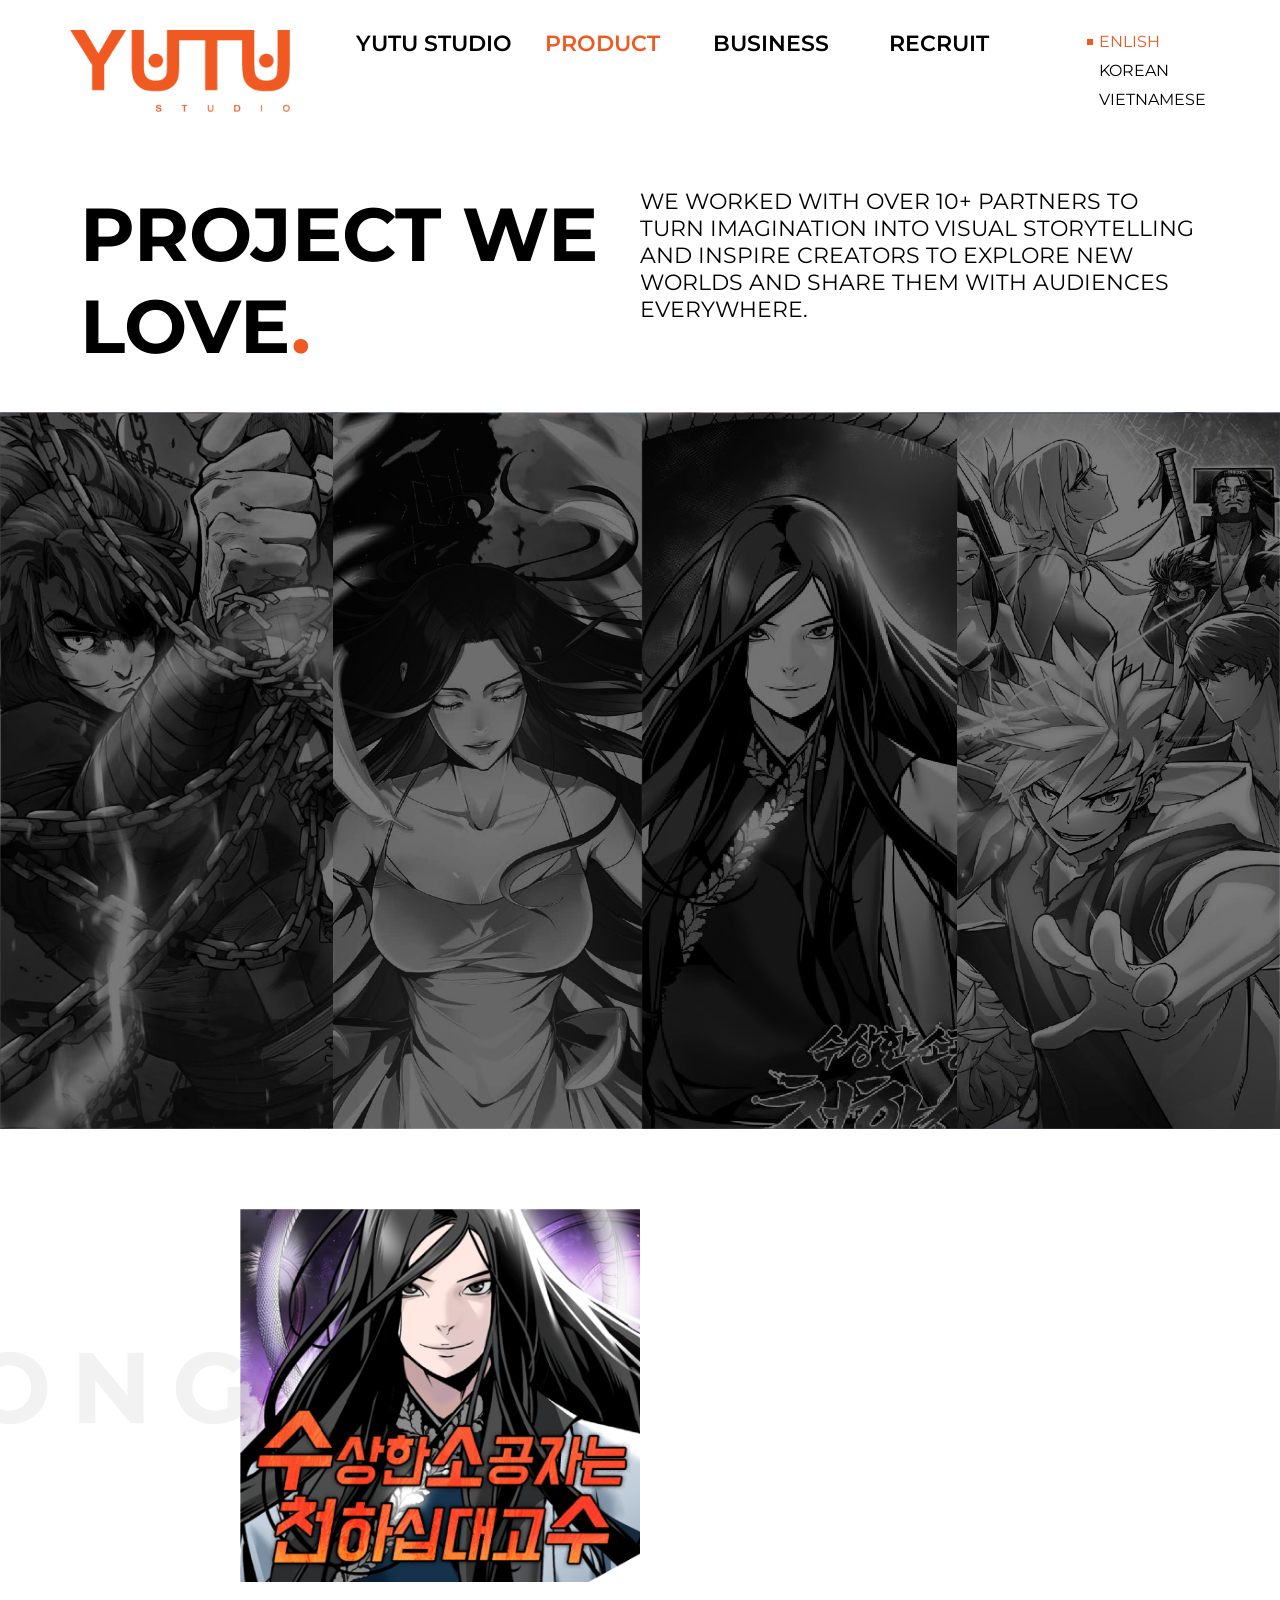
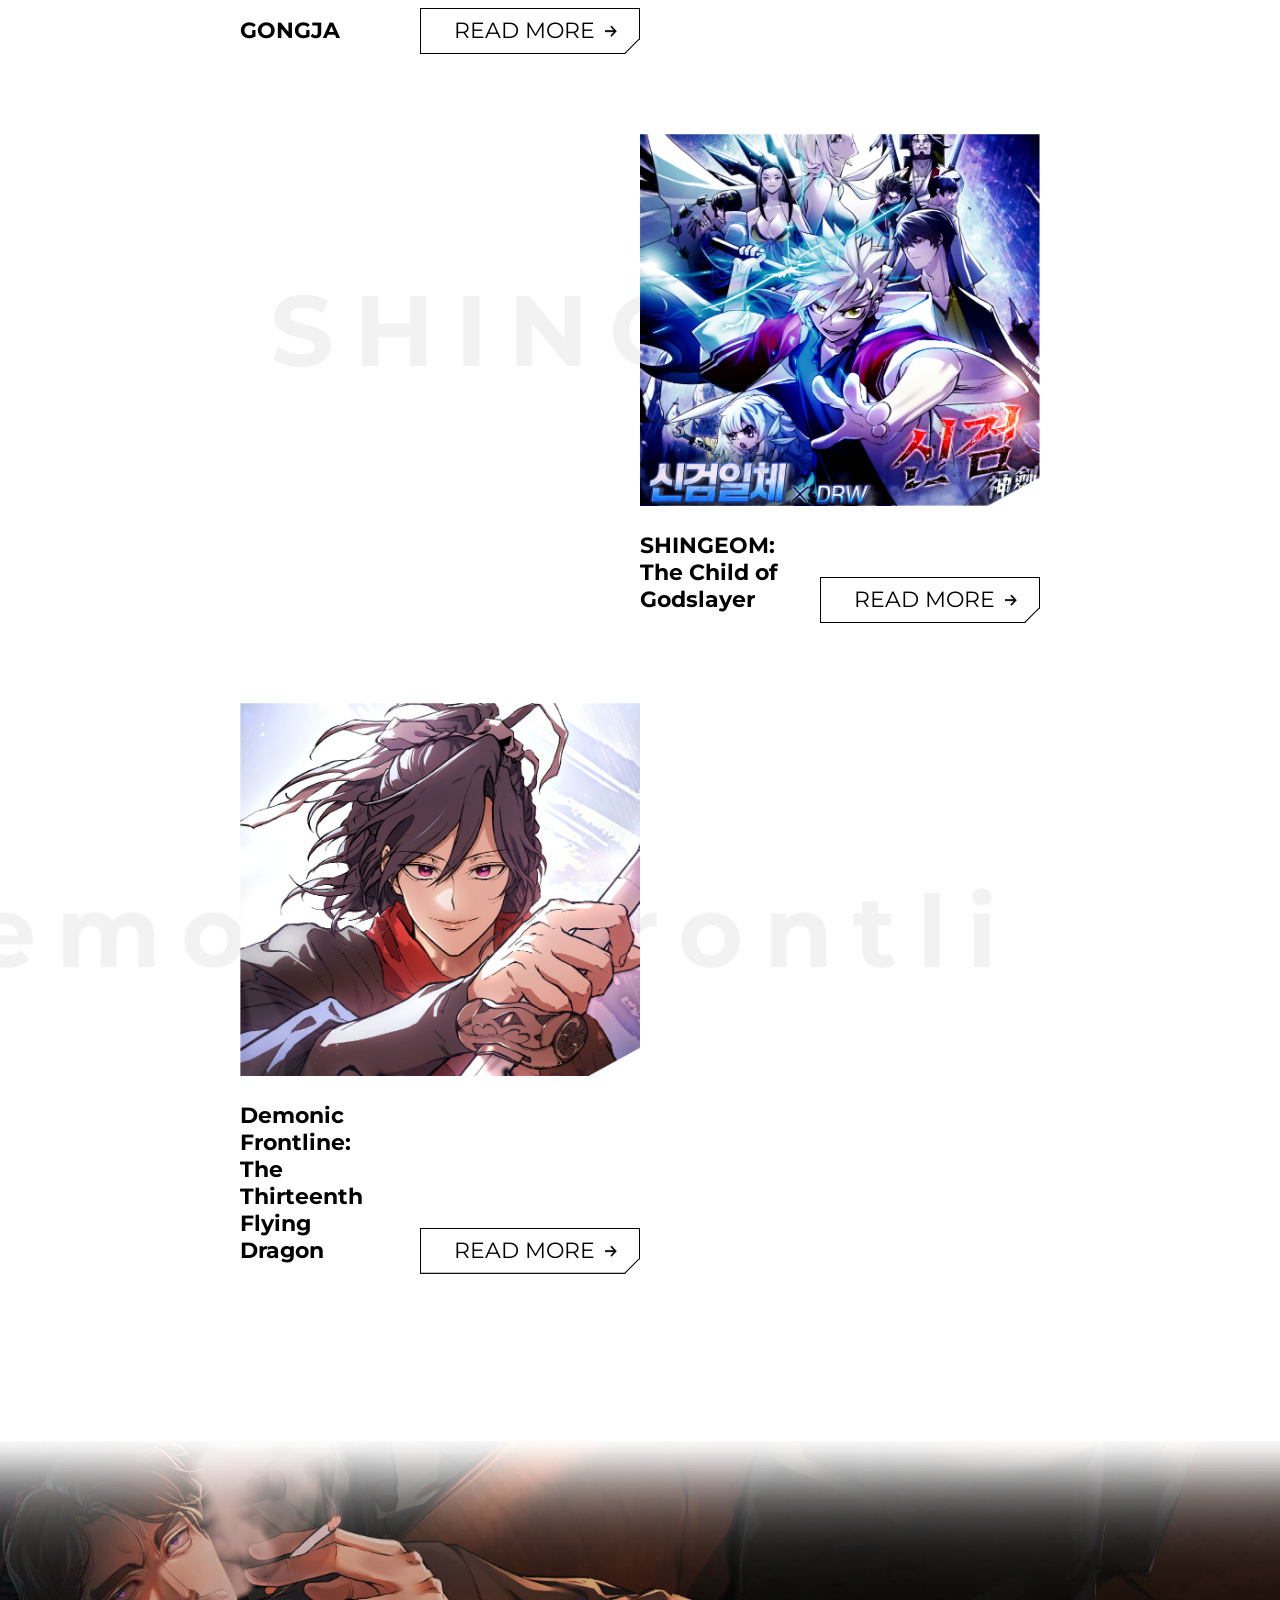
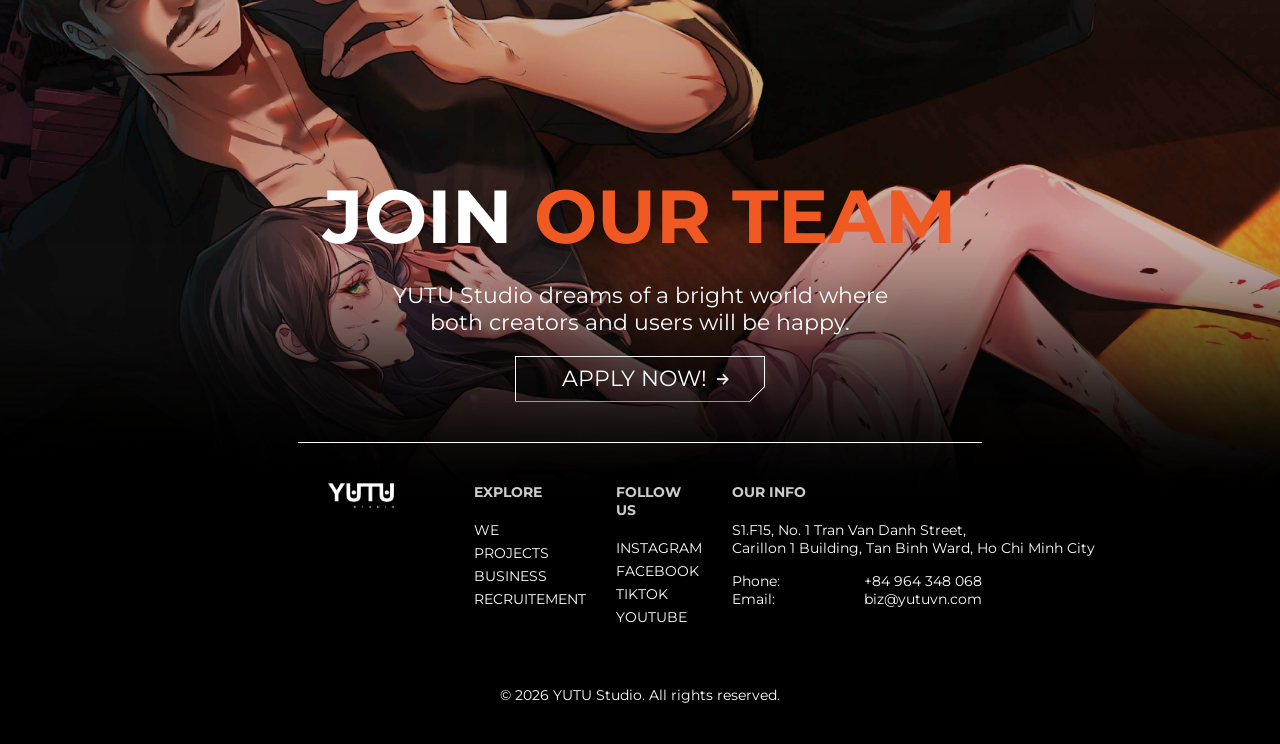
<file: templates/projects.html>
<!DOCTYPE html>
<html lang="en">

<head>
    <meta charset="UTF-8">
    <meta name="viewport" content="width=device-width, initial-scale=1.0">
    <title>YUTU Studio - Projects</title>
    <link href="https://fonts.googleapis.com/css2?family=Montserrat:wght@300;400;500;600;700&display=swap"
        rel="stylesheet">
    <link rel="stylesheet" href="/static/styles.css">
    <link rel="stylesheet" href="/static/css/header.css">
    <link rel="stylesheet" href="/static/css/footer.css">
    <link rel="stylesheet" href="/static/css/mobile.css">
</head>

<body>
    <!-- Header -->
    <header class="header business-page projects-page">
        <div class="header-top">
            <div class="container">
                <div class="logo-small desktop-logo">
                    <a href="index.html">
                        <picture>
                            <source media="(orientation: landscape) and (max-height: 480px)"
                                srcset="/static/images/MOBILE/1-15.png">
                            <source media="(max-width: 480px)" srcset="/static/images/MOBILE/1-15.png">
                            <img src="/static/images/1-08.png" alt="YUTU Studio" width="220px">
                        </picture>
                    </a>
                </div>
                <div class="nav-controls-group">
                    <nav class="navbar">
                        <ul class="nav-list">
                            <li><a href="we.html" data-translate="nav_we">YUTU STUDIO</a></li>
                            <li><a href="projects.html" class="active" data-translate="nav_project">PRODUCT</a></li>
                            <li><a href="business.html" data-translate="nav_business">BUSINESS</a></li>
                            <li><a href="join.html" data-translate="nav_join">RECRUIT</a></li>
                        </ul>
                    </nav>
                    <div class="language-selector">
                        <button class="lang-btn active" data-lang="en">ENLISH</button>
                        <button class="lang-btn" data-lang="ko">KOREAN</button>
                        <button class="lang-btn" data-lang="vi">VIETNAMESE</button>
                    </div>
                    <button class="mobile-menu-toggle" aria-label="Toggle menu">
                        <span></span>
                        <span></span>
                        <span></span>
                    </button>
                </div>
            </div>
        </div>

        <div class="header-bottom business-page">
            <div class="header-bottom-content">
                <div class="header-bottom-row">
                    <div class="header-bottom-left">
                        <div class="header-bottom-text header-bottom-large-text">
                            <span></span>
                            <span class="uppercase-text" data-translate="projects_header_bottom_large_text">
                                PROJECT WE LOVE
                            </span><span class="highlight-text uppercase-text">.</span>
                        </div>
                    </div>
                    <div class="header-bottom-right">
                        <div class="header-bottom-text">
                            <p class="header-bottom-normal-text uppercase-text"
                                data-translate="projects_header_bottom_normal_text">
                                WE WORKED WITH OVER 10+ PARTNERS TO TURN IMAGINATION
                                INTO VISUAL STORYTELLING AND INSPIRE
                                CREATORS TO EXPLORE NEW WORLDS AND SHARE THEM WITH AUDIENCES EVERYWHERE.
                            </p>
                        </div>
                    </div>
                </div>
                <div class="header-bottom-image">
                    <picture>
                        <source media="(max-width: 480px)" srcset="/static/images/HOME/1-10.png">
                        <img src="/static/images/HOME/1-10.png" alt="Projects">
                    </picture>
                </div>
            </div>
        </div>
    </header>

    <!-- Main Content -->
    <main>
        <!-- Section 1 -->
        <section class="projects-page section section-1">
            <div class="container">
                <div class="project-background-text">GONGJA</div>
                <div class="project-image">
                    <picture>
                        <!-- <source media="(orientation: landscape) and (max-height: 480px)"
                            srcset="/static/images/MOBILE/1-10.png">
                        <source media="(max-width: 480px)" srcset="/static/images/MOBILE/1-10.png"> -->
                        <img src="/static/images/PROJECTS/PROJECT-1.png" alt="GONGJA">
                    </picture>
                    <div class="project-footer">
                        <div class="project-footer-left">
                            <p class="project-title" data-translate="project_name_gongja">GONGJA</p>
                            <!-- <p class="project-description">수상한 소공자는 천하십대고수</p> -->
                        </div>
                        <div class="project-footer-right">
                            <button class="btn-with-icon"
                                onclick="window.location.href='https://comic.naver.com/webtoon/list?titleId=819386'">
                                <span></span>
                                <span data-translate="btn_read_more">READ MORE</span>
                                <img src="/static/images/HOME/1-06.png" alt="">
                            </button>
                        </div>
                    </div>
                </div>
            </div>
        </section>

        <!-- Section 2 -->
        <section class="projects-page section section-2">
            <div class="container">
                <div class="project-background-text">SHINGEOM</div>
                <div class="project-image">
                    <picture>
                        <!-- <source media="(orientation: landscape) and (max-height: 480px)"
                            srcset="/static/images/MOBILE/1-11.png">
                        <source media="(max-width: 480px)" srcset="/static/images/MOBILE/1-11.png"> -->
                        <img src="/static/images/PROJECTS/PROJECT-2.png" alt="SHINGEOM">
                    </picture>
                    <div class="project-footer">
                        <div class="project-footer-left">
                            <p class="project-title" data-translate="project_name_shingeom">SHINGEOM: The Child of
                                Godslayer</p>
                            <!-- <p class="project-description">신검 : 신살의 아이</p> -->
                        </div>
                        <div class="project-footer-right">
                            <button class="btn-with-icon"
                                onclick="window.location.href='https://page.kakao.com/content/64915152'">
                                <span></span>
                                <span data-translate="btn_read_more">READ MORE</span>
                                <img src="/static/images/HOME/1-06.png" alt="">
                            </button>
                        </div>
                    </div>
                </div>
            </div>
        </section>

        <section class="projects-page section section-1">
            <div class="container">
                <div class="project-background-text">Demonic Frontline</div>
                <div class="project-image">
                    <picture>
                        <img src="/static/images/PROJECTS/PROJECT-3.png" alt="DEMONIC">
                    </picture>
                    <div class="project-footer">
                        <div class="project-footer-left">
                            <p class="project-title" data-translate="project_name_demonic">
                                Demonic Frontline: The Thirteenth Flying Dragon
                            </p>
                        </div>
                        <div class="project-footer-right">
                            <button class="btn-with-icon"
                                onclick="window.location.href='https://comic.naver.com/webtoon/list?titleId=842352&tab=wed'">
                                <span></span>
                                <span data-translate="btn_read_more">READ MORE</span>
                                <img src="/static/images/HOME/1-06.png" alt="">
                            </button>
                        </div>
                    </div>
                </div>
            </div>
        </section>
    </main>

    <!-- Scroll to Top Button -->
    <button id="scroll-to-top" class="scroll-to-top-btn">
        <img src="/static/images/HOME/SCROLL.png" alt="Scroll to top">
    </button>

    <!-- Footer -->
    <footer class="footer">
        <div class="container">
            <div class="footer-top">
                <div class="footer-title">
                    <span id="footer-title-part1" data-translate="footer_title_part1">JOIN</span>
                    <span id="footer-title-part2" class="highlight-text" data-translate="footer_title_part2">OUR
                        TEAM</span>
                </div>
                <div class="footer-description" data-translate="footer_description">
                    YUTU Studio dreams of a bright world where both creators and users will be happy.
                </div>
                <div class="footer-button">
                    <button class="btn-with-icon" onclick="window.location.href='join.html'">
                        <span></span>
                        <span data-translate="footer_apply_btn">APPLY NOW</span>
                        <img src="/static/images/HOME/1-06.png" alt="">
                    </button>
                </div>
            </div>

            <div class="footer-content">
                <div class="footer-left">
                    <picture>
                        <source media="(orientation: landscape) and (max-height: 480px)"
                            srcset="/static/images/MOBILE/1-14.png">
                        <source media="(max-width: 480px)" srcset="/static/images/MOBILE/1-14.png">
                        <img src="/static/images/1-07.png" alt="YUTU Studio" class="footer-logo">
                    </picture>
                </div>
                <div class="footer-right">
                    <div class="footer-column" style="flex: 0.6;">
                        <h4 data-translate="footer_explore">EXPLORE</h4>
                        <ul>
                            <li><a href="we.html" data-translate="footer_explore_we">WE</a></li>
                            <li><a href="projects.html" data-translate="footer_explore_projects">PROJECTS</a></li>
                            <li><a href="business.html" data-translate="footer_explore_business">BUSINESS</a></li>
                            <li><a href="join.html" data-translate="footer_explore_recruitement">RECRUITEMENT</a></li>
                        </ul>
                    </div>
                    <div class="footer-column" style="flex: 0.6;">
                        <h4 data-translate="footer_follow">FOLLOW US</h4>
                        <ul>
                            <li><a href="https://www.instagram.com/yutustudio"
                                    data-translate="footer_follow_ig">INSTAGRAM</a></li>
                            <li><a href="https://www.facebook.com/yutustu"
                                    data-translate="footer_follow_fb">FACEBOOK</a></li>
                            <li><a href="#" data-translate="footer_follow_tt">TIKTOK</a></li>
                            <li><a href="#" data-translate="footer_follow_yt">YOUTUBE</a></li>
                        </ul>
                    </div>
                    <div class="footer-column" style="flex: 1;">
                        <h4 data-translate="footer_info">OUR INFO</h4>
                        <span data-translate="footer_info_addr_1">S1.F15, No. 1 Tran Van Danh Street,</span>
                        <span class="address-link" data-translate="footer_info_addr_2">
                            Carillon 1 Building, Tan Binh Ward, Ho Chi Minh City
                        </span>

                        <div class="footer-contact">
                            <div style="display: flex; justify-content: space-between;">
                                <span data-translate="footer_info_phone">Phone</span> <a href="#"> +84 964 348 068</a>
                            </div>
                            <div style="display: flex; justify-content: space-between;">
                                <span data-translate="footer_info_email">Email</span><a href="#">biz@yutuvn.com</a>
                            </div>
                        </div>
                    </div>
                </div>
            </div>

            <div class="footer-bottom">
                <p>&copy; 2026 YUTU Studio. All rights reserved.</p>
            </div>
        </div>
    </footer>

    <script src="/static/script.js"></script>
    <script src="/static/js/mobile.js"></script>
</body>

</html>
</file>
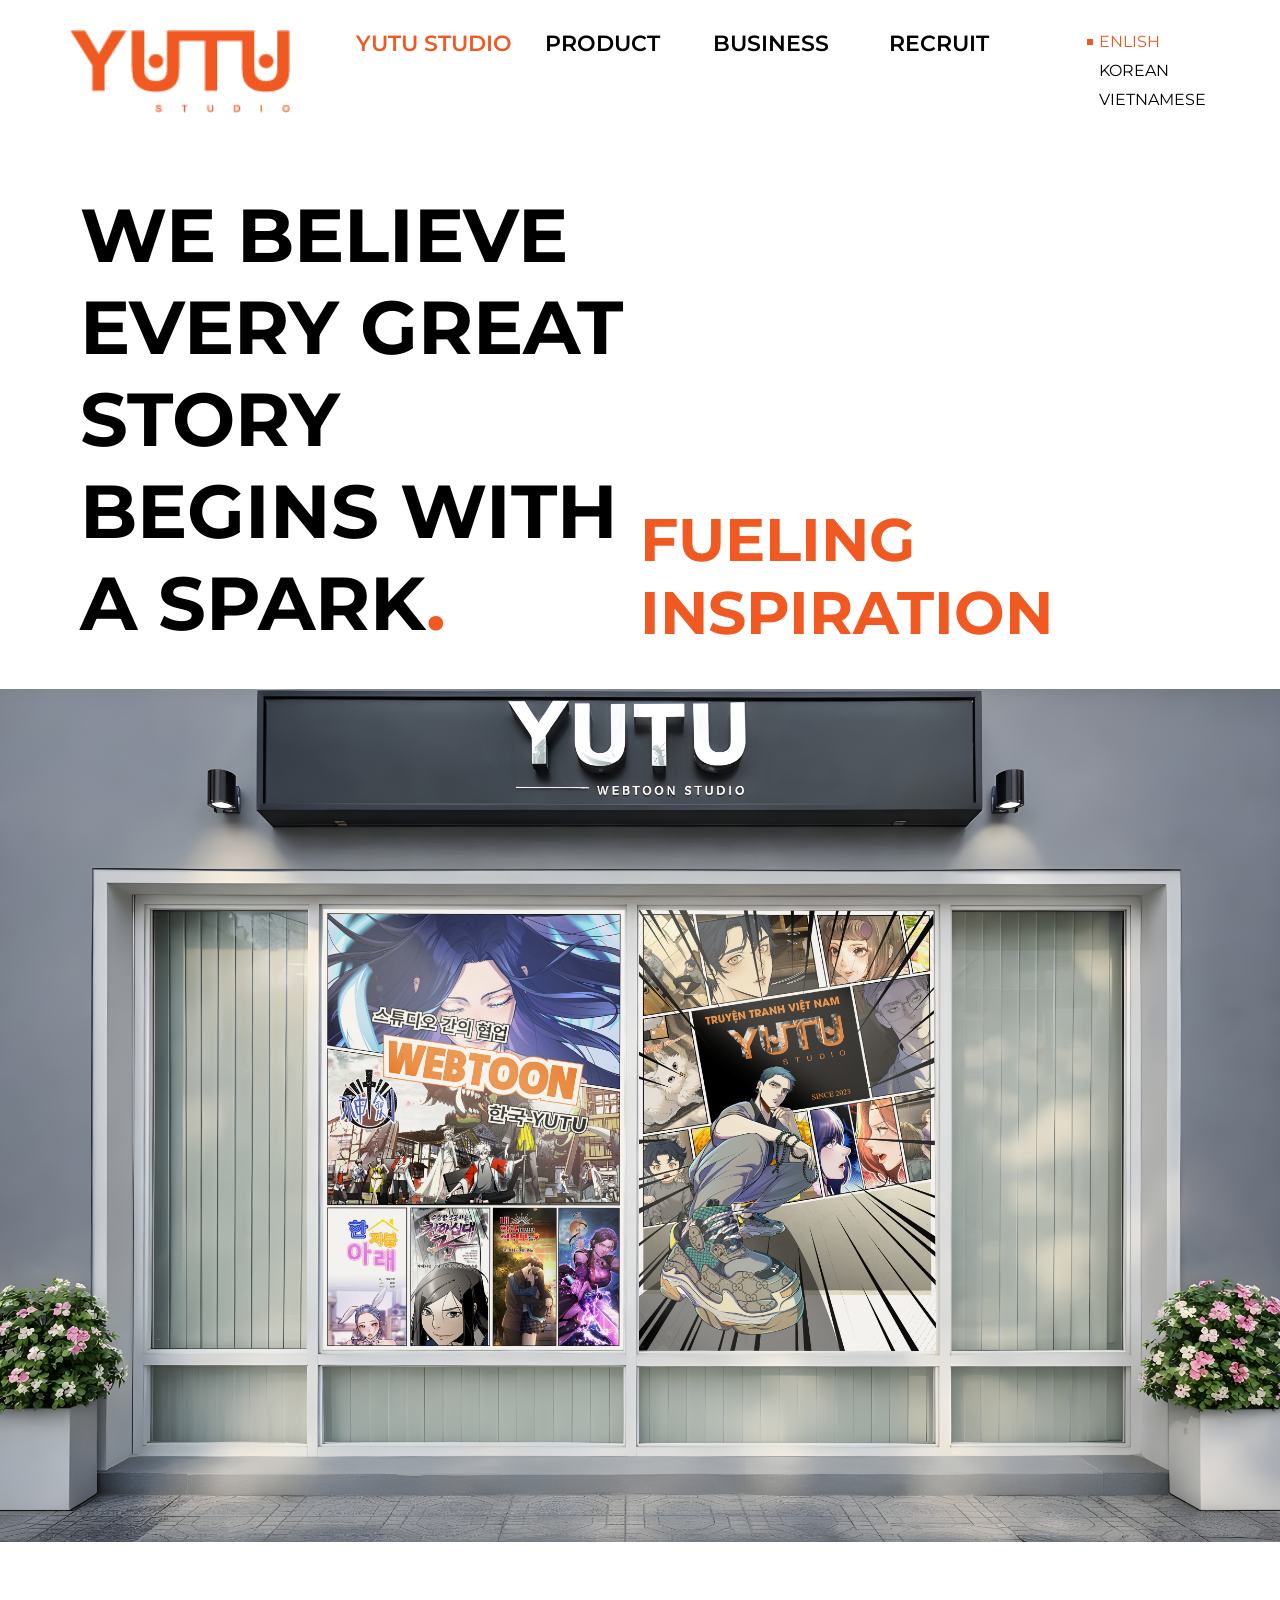
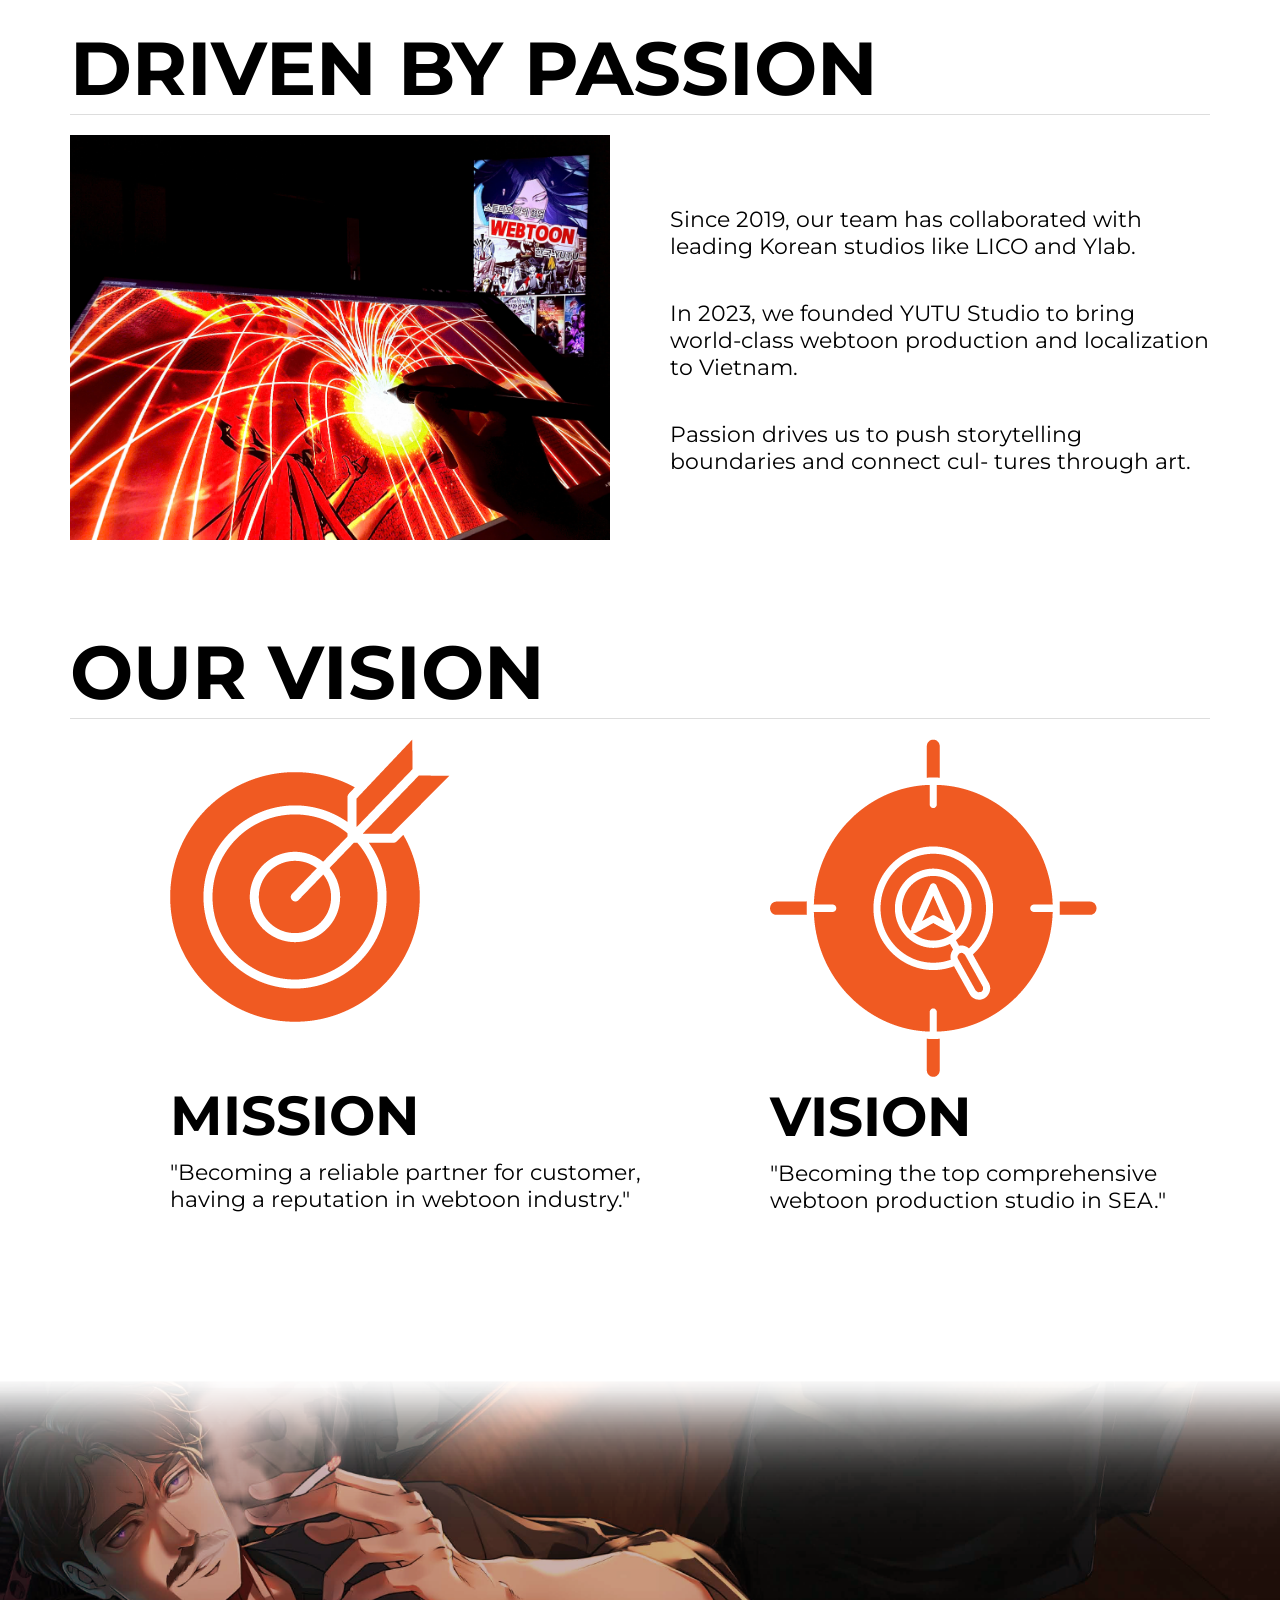
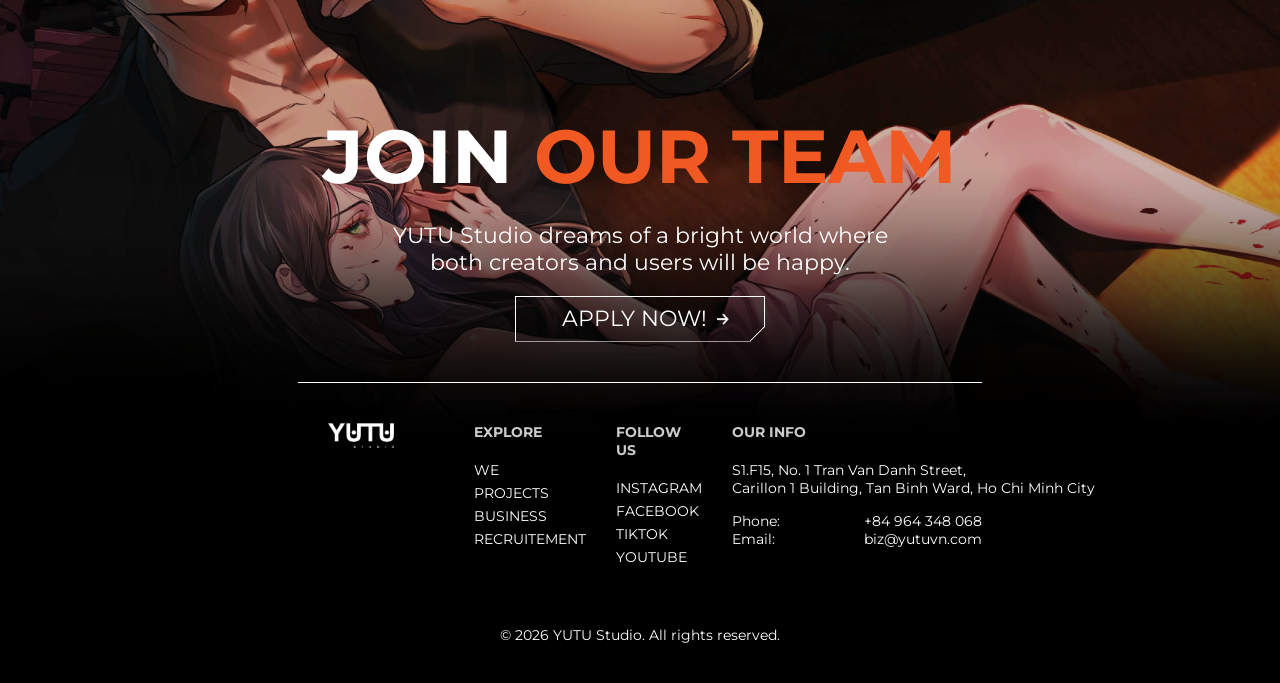
<file: templates/we.html>
<!DOCTYPE html>
<html lang="en">

<head>
    <meta charset="UTF-8">
    <meta name="viewport" content="width=device-width, initial-scale=1.0">
    <title>YUTU Studio - We</title>
    <link href="https://fonts.googleapis.com/css2?family=Montserrat:wght@300;400;500;600;700&display=swap"
        rel="stylesheet">
    <link rel="stylesheet" href="/static/styles.css">
    <link rel="stylesheet" href="/static/css/header.css">
    <link rel="stylesheet" href="/static/css/footer.css">
    <link rel="stylesheet" href="/static/css/mobile.css">
</head>

<body>
    <!-- Header -->
    <header class="header we-page">
        <div class="header-top">
            <div class="container">
                <div class="logo-small desktop-logo">
                    <a href="index.html">
                        <picture>
                            <source media="(orientation: landscape) and (max-height: 480px)"
                                srcset="/static/images/MOBILE/1-15.png">
                            <source media="(max-width: 480px)" srcset="/static/images/MOBILE/1-15.png">
                            <img src="/static/images/1-08.png" alt="YUTU Studio" width="220px">
                        </picture>
                    </a>
                </div>
                <div class="nav-controls-group">
                    <nav class="navbar">
                        <ul class="nav-list">
                            <li><a href="we.html" class="active" data-translate="nav_we">YUTU STUDIO</a></li>
                            <li><a href="projects.html" data-translate="nav_project">PRODUCT</a></li>
                            <li><a href="business.html" data-translate="nav_business">BUSINESS</a></li>
                            <li><a href="join.html" data-translate="nav_join">RECRUIT</a></li>
                        </ul>
                    </nav>
                    <div class="language-selector">
                        <button class="lang-btn active" data-lang="en">ENLISH</button>
                        <button class="lang-btn" data-lang="ko">KOREAN</button>
                        <button class="lang-btn" data-lang="vi">VIETNAMESE</button>
                    </div>
                    <button class="mobile-menu-toggle" aria-label="Toggle menu">
                        <span></span>
                        <span></span>
                        <span></span>
                    </button>
                </div>
            </div>
        </div>

        <div class="header-bottom we-page">
            <div class="header-bottom-content">
                <div class="header-bottom-row desktop-layout">
                    <div class="header-bottom-left">
                        <span class="header-bottom-large-text uppercase-text"
                            data-translate="we_header_bottom_large_text">
                            WE BELIEVE EVERY GREAT STORY BEGINS WITH A SPARK
                        </span><span class="header-bottom-large-text highlight-text">.</span>
                    </div>
                    <div class="header-bottom-right">
                        <div class="header-bottom-text highlight-text">
                            <p class="header-bottom-medium-text uppercase-text"
                                data-translate="we_header_bottom_medium_text">
                                FUELING INSPIRATION
                            </p>
                        </div>
                    </div>
                </div>

                <!-- Mobile Layout -->
                <div class="header-bottom-row mobile-layout">
                    <div class="header-bottom-mobile-order">
                        <div class="header-bottom-large-container">
                            <span class="header-bottom-large-text uppercase-text"
                                data-translate="we_header_bottom_large_text">
                                WE BELIEVE EVERY GREAT STORY BEGINS WITH A SPARK
                            </span><span class="header-bottom-large-text highlight-text">.</span>
                        </div>
                        <div class="header-bottom-medium-container">
                            <div class="header-bottom-text highlight-text">
                                <p class="header-bottom-medium-text uppercase-text"
                                    data-translate="we_header_bottom_medium_text">
                                    FUELING INSPIRATION
                                </p>
                            </div>
                        </div>
                    </div>
                </div>

                <div class="header-bottom-image">
                    <img src="/static/images/ABOUT_US/Shophouse.jpg" alt="We">
                </div>
            </div>
        </div>
    </header>

    <!-- Main Content -->
    <main class="we-page">
        <!-- Section 1 -->
        <section class="section section-1">
            <div class="container">
                <h1 class="section-title" data-translate="we_section1_title">DRIVEN BY PASSION</h1>
                <div class="passion-content">
                    <div class="passion-left">
                        <img src="/static/images/BUSINESS/1-09-new.jpg" alt="Driven by Passion">
                    </div>
                    <div class="passion-right">
                        <p data-translate="we_section1_content_1">
                            Since 2019, our team has collaborated with leading
                            Korean studios like LICO and Ylab.
                        </p>

                        <p data-translate="we_section1_content_2">
                            In 2023, we founded YUTU Studio to bring world-class
                            webtoon production and localization to Vietnam.
                        </p>

                        <p data-translate="we_section1_content_3">
                            Passion drives us to push storytelling boundaries and connect cul- tures through art.
                        </p>
                    </div>
                </div>
            </div>
        </section>

        <!-- Section 2 -->
        <section class="section section-2">
            <div class="container">
                <h1 class="section-title" data-translate="we_section2_title">OUR VISION</h1>
                <div class="vision-content">
                    <div class="vision-left">
                        <div class="vision-text-container">
                            <div class="vision-top-row">
                                <div class="vision-image">
                                    <img src="/static/images/ABOUT_US/1-24.png" alt="Our Mission">
                                </div>
                                <!-- <div class="vision-label highlight-text" data-translate="we_vision_label">OUR</div> -->
                                <div class="vision-subtitle" data-translate="we_vision_subtitle_mission">MISSION</div>
                            </div>
                            <p class="vision-description" data-translate="we_vision_description_mission">
                                "Becoming a reliable partner for customer, having a reputation in webtoon industry."
                            </p>
                        </div>
                    </div>
                    <div class="vision-right">
                        <div class="vision-text-container">
                            <div class="vision-top-row">
                                <div class="vision-image">
                                    <img src="/static/images/ABOUT_US/1-23.png" alt="Our Vision">
                                </div>
                                <!-- <div class="vision-label highlight-text" data-translate="we_vision_label">OUR</div> -->
                                <div class="vision-subtitle" data-translate="we_vision_subtitle_vision">VISION</div>
                            </div>
                            <p class="vision-description" data-translate="we_vision_description_vision">
                                "Becoming the top comprehensive webtoon production studio in SEA."
                            </p>
                        </div>
                    </div>
                </div>
            </div>
        </section>
    </main>

    <!-- Scroll to Top Button -->
    <button id="scroll-to-top" class="scroll-to-top-btn">
        <img src="/static/images/HOME/SCROLL.png" alt="Scroll to top">
    </button>

    <!-- Footer -->
    <footer class="footer">
        <div class="container">
            <div class="footer-top">
                <div class="footer-title">
                    <span id="footer-title-part1" data-translate="footer_title_part1">JOIN</span>
                    <span id="footer-title-part2" class="highlight-text" data-translate="footer_title_part2">OUR
                        TEAM</span>
                </div>
                <div class="footer-description" data-translate="footer_description">
                    YUTU Studio dreams of a bright world where both creators and users will be happy.
                </div>
                <div class="footer-button">
                    <button class="btn-with-icon" onclick="window.location.href='join.html'">
                        <span></span>
                        <span data-translate="footer_apply_btn">APPLY NOW</span>
                        <img src="/static/images/HOME/1-06.png" alt="">
                    </button>
                </div>
            </div>

            <div class="footer-content">
                <div class="footer-left">
                    <picture>
                        <source media="(orientation: landscape) and (max-height: 480px)"
                            srcset="/static/images/MOBILE/1-14.png">
                        <source media="(max-width: 480px)" srcset="/static/images/MOBILE/1-14.png">
                        <img src="/static/images/1-07.png" alt="YUTU Studio" class="footer-logo">
                    </picture>
                </div>
                <div class="footer-right">
                    <div class="footer-column" style="flex: 0.6;">
                        <h4 data-translate="footer_explore">EXPLORE</h4>
                        <ul>
                            <li><a href="we.html" data-translate="footer_explore_we">WE</a></li>
                            <li><a href="projects.html" data-translate="footer_explore_projects">PROJECTS</a></li>
                            <li><a href="business.html" data-translate="footer_explore_business">BUSINESS</a></li>
                            <li><a href="join.html" data-translate="footer_explore_recruitement">RECRUITEMENT</a></li>
                        </ul>
                    </div>
                    <div class="footer-column" style="flex: 0.6;">
                        <h4 data-translate="footer_follow">FOLLOW US</h4>
                        <ul>
                            <li><a href="https://www.instagram.com/yutustudio"
                                    data-translate="footer_follow_ig">INSTAGRAM</a></li>
                            <li><a href="https://www.facebook.com/yutustu"
                                    data-translate="footer_follow_fb">FACEBOOK</a></li>
                            <li><a href="#" data-translate="footer_follow_tt">TIKTOK</a></li>
                            <li><a href="#" data-translate="footer_follow_yt">YOUTUBE</a></li>
                        </ul>
                    </div>
                    <div class="footer-column" style="flex: 1;">
                        <h4 data-translate="footer_info">OUR INFO</h4>
                        <span data-translate="footer_info_addr_1">S1.F15, No. 1 Tran Van Danh Street,</span>
                        <span class="address-link" data-translate="footer_info_addr_2">
                            Carillon 1 Building, Tan Binh Ward, Ho Chi Minh City
                        </span>

                        <div class="footer-contact">
                            <div style="display: flex; justify-content: space-between;">
                                <span data-translate="footer_info_phone">Phone</span> <a href="#"> +84 964 348 068</a>
                            </div>
                            <div style="display: flex; justify-content: space-between;">
                                <span data-translate="footer_info_email">Email</span><a href="#">biz@yutuvn.com</a>
                            </div>
                        </div>
                    </div>
                </div>
            </div>

            <div class="footer-bottom">
                <p>&copy; 2026 YUTU Studio. All rights reserved.</p>
            </div>
        </div>
    </footer>

    <script src="/static/script.js"></script>
    <script src="/static/js/mobile.js"></script>
</body>

</html>
</file>
<file: static/styles.css>
/* Reset and Base Styles */
* {
    margin: 0;
    padding: 0;
    box-sizing: border-box;
}

html {
    overflow-x: hidden;
}

body {
    font-family: 'Montserrat', -apple-system, BlinkMacSystemFont, 'Segoe UI', Roboto, Oxygen, Ubuntu, Cantarell, sans-serif;
    font-size: 22px;
    line-height: normal;
    color: #000;
    overflow-x: hidden;
    width: 100%;
}

main {
    padding: 0 240px;
}

button {
    border: none;
    box-shadow: none;
    color: black;
    border: solid 1px black;
    background: transparent;
    font-family: 'Montserrat', -apple-system, BlinkMacSystemFont, 'Segoe UI', Roboto, Oxygen, Ubuntu, Cantarell, sans-serif;
}

a {
    text-decoration: none;
    color: inherit;
}

ul {
    list-style: none;
}

.highlight-text {
    color: #F05A22;
}

.uppercase-text {
    text-transform: uppercase;
}

/* Container */
.container {
    max-width: 1440px;
    margin: 0 auto;
    width: 100%;
}

/* Scroll to Top Button */
.scroll-to-top-btn {
    position: fixed;
    bottom: 30px;
    right: 30px;
    width: 60px;
    height: 60px;
    background: #F05A22;
    border: none;
    border-radius: 50%;
    cursor: pointer;
    opacity: 0;
    visibility: hidden;
    transition: all 0.3s ease;
    z-index: 1000;
    display: flex;
    align-items: center;
    justify-content: center;
    box-shadow: 0 4px 12px rgba(240, 90, 34, 0.3);
}

.scroll-to-top-btn:hover {
    transform: translateY(-2px);
    box-shadow: 0 6px 20px rgba(240, 90, 34, 0.4);
}

.scroll-to-top-btn.show {
    opacity: 1;
    visibility: visible;
}

.scroll-to-top-btn img {
    width: 30px;
    height: 30px;
    object-fit: contain;
    /* filter: brightness(0) invert(1); */
}

/* Main Content */
main {
    width: 100%;
    max-width: 100%;
    overflow-x: hidden;
}

/* Sections */
section {
    width: 100%;
    display: flex;
    align-items: center;
    justify-content: center;
    padding: 40px 0;
}

section:first-child {
    padding-top: 80px;
}

section:last-child {
    padding-bottom: 80px;
}

.section-title {
    font-size: 75px;
    font-weight: 700;
    margin-bottom: 20px;
}

.section .container {
    text-align: center;
}

/* Different backgrounds for sections */
/* Section 1 Layout */

/* Projects Page Styles */
.projects-page.section-1,
.projects-page.section-2 {
    overflow: hidden;
}

.projects-page.section-1 {
    transform: translateX(-350px);
}

.projects-page.section-2 {
    transform: translateX(350px);
}

.projects-page.section-1 .container,
.projects-page.section-2 .container {
    margin: 0 auto;
    position: relative;
    overflow: visible;
}

/* Keyframes for scrolling text animation */
@keyframes scroll-text {
    0% {
        transform: translateX(100vw) translateY(-50%);
    }

    100% {
        transform: translateX(-100%) translateY(-50%);
    }
}

.project-background-text {
    font-size: 300px;
    font-weight: 700;
    color: rgba(0, 0, 0, 0.05);
    position: absolute;
    top: 40%;
    left: 0;
    transform: translateY(-50%);
    z-index: 0;
    white-space: nowrap;
    letter-spacing: 20px;
    animation: scroll-text 10s linear infinite;
}

.project-image {
    position: relative;
    z-index: 1;
    max-width: 865px;
    margin: 0 auto;
}

.project-image img {
    width: 100%;
}

.project-footer {
    display: flex;
    justify-content: space-between;
    align-items: flex-end;
    text-align: left;
    gap: 40px;
    margin-top: 20px;
}

.project-footer-left {
    flex: 1;
}

.project-footer-right {
    flex: 0.5;
}

.project-title {
    font-weight: 700;
    margin-bottom: 10px !important;
}

.section-1-layout {
    display: flex;
    width: 100%;
    min-height: 600px;
}

.index-page .section-1-left {
    width: 45%;
    text-align: center;
}

.index-page .section-1-left img {
    width: 100%;
    height: auto;
    display: block;
}

.index-page .section-1-right {
    width: 55%;
    padding-left: 80px;
    display: flex;
    flex-direction: column;
}

.index-page .section-1-right-top {
    height: 60%;
    font-size: 30px;
    font-weight: 700;
}

.index-page .section-1-right-bottom {
    display: flex;
    align-items: start;
    justify-content: space-evenly;
    border-top: 2px solid #ddd;
    padding-top: 20px;
}

.index-page .section-1-right-bottom-left {
    width: 40%;
    font-size: 60px;
    font-weight: 700;
}

.index-page .section-1-right-bottom-mid {
    width: 30%;
    font-size: 22px;
    text-align: center;
}

.index-page .section-1-right-bottom-right {
    width: 30%;
    text-align: right;
}

/* Hiring Section Styles */
.join-page .section-1 .container {
    width: 1100px;
    position: relative;
}

.join-page .hiring-number,
.join-page .hiring-section-title {
    font-weight: 700;
}

.join-page .hiring-section-title {
    margin-bottom: 10px;
}

.join-page .section-title {
    text-align: left;
}

.hiring-description {
    text-align: left;
    margin-bottom: 40px;
}

.hiring-description p {
    margin-bottom: 10px;
}

.hiring-sections {
    width: 650px;
    text-align: left;
}

.hiring-section {
    padding: 20px 0;
    border-top: 1px solid #ddd;
    display: flex;
    gap: 30px;
}

.hiring-number {
    flex-shrink: 0;
}

.hiring-content {
    flex: 1;
}

.hiring-section-title {
    margin-bottom: 15px;
}

.hiring-list {
    list-style: disc;
    padding-left: 20px;
}

.hiring-list li {
    margin-bottom: 8px;
}

.index-page .section3-header {
    width: 70%;
    margin: auto;
    margin-bottom: 20px;
    text-align: center;
}

.index-page .section-3-description {
    margin-bottom: 60px;
    text-align: center;
}

.index-page .section-3-blocks {
    display: flex;
    gap: 20px;
    justify-content: space-between;
}

.index-page .section-3-block {
    flex: 1;
    align-content: center;
    background: #F05A22;
    padding: 50px;
    border-radius: 8px;
    transition: transform 0.3s ease;
}

.index-page .section-3-block:hover {
    transform: translateY(-5px);
}

.index-page .section-3-block .block-title {
    font-size: 24px;
    font-weight: 700;
    margin-bottom: 10px;
    color: white;
}

.index-page .section-3-block .block-description {
    font-size: 18px;
    color: rgba(255, 255, 255, 0.9);
}

.section-4-description {
    margin-bottom: 60px !important;
    text-align: center;
    max-width: 1000px;
    margin: auto;
}

.section-4-images {
    display: flex;
    justify-content: center;
    align-items: flex-end;
    gap: 0;
    margin-top: 40px;
    padding-bottom: 60px;
}

.section-4-images .image-wrapper {
    flex-shrink: 0;
}

.section-4-images .image-wrapper img {
    display: block;
    height: auto;
    width: 100%;
}

.section-4-images .image-right-half {
    width: 25%;
}

.section-4-images .image-right-half img {
    width: 200%;
    margin-left: -100%;
}

.section-4-images .image-full {
    width: 50%;
    margin-bottom: 0;
    padding: 20px;
}

.section-4-images .image-left-half {
    width: 25%;
}

.section-4-images .image-left-half img {
    width: 200%;
}

.middle-block {
    display: flex;
    justify-content: space-evenly;
    align-items: center;
    padding: 20px;
    gap: 20px;
}

.middle-block-col-left {
    flex: 1;
    text-align: left;

}

.middle-block-col-left {
    font-weight: 700;
}

.middle-block-col-right {
    flex: 1;
    text-align: right;
}

.image-full {
    flex: 0 0 50%;
    position: relative;
}

.partners-grid {
    display: flex;
    flex-wrap: wrap;
    gap: 40px;
    justify-content: center;
    margin: 0 auto;
}

.partner-block {
    flex: 0 0 calc(25% - 30px);
    display: flex;
    align-items: center;
    justify-content: center;
    min-height: 200px;
    overflow: hidden;
}

.partner-block img {
    width: 100%;
    height: 100%;
    object-fit: cover;
}


/* Standardized button with icon */
.btn-with-icon {
    width: 220px;
    height: 46px;
    display: inline-flex;
    align-items: center;
    justify-content: center;
    gap: 10px;
    /* outer border color */
    background: #000000;
    cursor: pointer;
    transition: all 0.3s ease;
    clip-path: polygon(0 0, 100% 0, 100% calc(100% - 15px), calc(100% - 15px) 100%, 0 100%);
    position: relative;
    isolation: isolate;
    font-size: 22px;
}

/* inner inset panel so outer background becomes visible border following the clip-path */
.btn-with-icon::before {
    content: '';
    position: absolute;
    inset: 0px;
    /* controls visible border thickness */
    background: #ffffff;
    /* inner fill */
    clip-path: polygon(0 0, 100% 0, 100% calc(100% - 14.5px), calc(100% - 14.5px) 100%, 0 100%);
    z-index: -1;
}

/* .btn-with-icon>* {
    position: relative;
    z-index: 0;
} */

/* .btn-with-icon:hover {
    background: #F05A22;
    border-color: #F05A22;
    color: #ffffff;
} */
/* 
.btn-with-icon:hover img {
    filter: brightness(0) invert(1);
} */

.btn-with-icon img {
    width: 12px !important;
    height: 12px !important;
    filter: brightness(0);
}

/* Section 5 */
.section-5 {
    background: url('images/HOME/1-29.png') center center / cover no-repeat;
    display: flex;
    align-items: center;
    justify-content: center;
    padding: 80px 180px;
}

.section-5-content {
    width: 100%;
    max-width: 100%;
    display: flex;
    align-items: center;
    justify-content: center;
}

.section-5-box {
    background: #000000;
    color: white;
    padding: 120px;
    max-width: 100%;
    width: 100%;
    box-sizing: border-box;
    text-align: center;
}

.section-5-description {
    margin-bottom: 20px;
    color: rgba(255, 255, 255, 0.9);
}

.section-5-button {
    display: flex;
    justify-content: center;
}

.section-5-button .btn-with-icon {
    color: #ffffff;
    background: white;
}

.section-5-button .btn-with-icon::before {
    background: black;
    border: solid 1px white;
}

.section-5-button .btn-with-icon img {
    filter: brightness(0) invert(1);
}

/* .section-6-cards {
    display: grid;
    grid-template-columns: repeat(4, 1fr);
    gap: 20px;
    max-width: 1800px;
    margin: 0 auto;
    position: relative;
    overflow: hidden;
    min-height: 500px;
} */

.update-card {
    /* opacity: 0; */
    /* transform: translateX(100%); */
    /* transition: opacity 0.3s ease, transform 0.3s ease; */
    display: flex;
    /* pointer-events: none; */
    /* position: absolute; */
    /* width: calc((100% - 60px) / 4); */
    /* left: 100%; */
}

.update-card.visible {
    opacity: 1;
    transform: translateX(0);
    pointer-events: auto;
    position: relative;
    left: auto;
    width: auto;
}

.update-card {
    background: #eee;
    border-radius: 8px;
    overflow: hidden;
    cursor: pointer;
    min-height: 450px;
    flex-direction: column;
    box-shadow: 0 2px 10px rgba(0, 0, 0, 0.1);
}

.update-card.active {
    background-size: contain;
    background-repeat: no-repeat;
    position: relative;
    background-image: url('images/HOME/1-13.png');
}

.update-card.active::before {
    content: '';
    position: absolute;
    top: 0;
    left: 0;
    right: 0;
    bottom: 0;
    background: rgba(0, 0, 0, 0.4);
    z-index: 1;
    opacity: 0;
    animation: fadeInOverlay 0.3s ease forwards;
}

@keyframes fadeInOverlay {
    to {
        opacity: 1;
    }
}

.update-card.active .card-content {
    position: relative;
    z-index: 2;
}

.update-card:hover {
    transform: translateY(-5px);
    box-shadow: 0 10px 30px rgba(0, 0, 0, 0.2);
}

.card-content {
    padding-top: 30px;
    flex: 1;
    display: flex;
    flex-direction: column;
    border-radius: 4px;
    text-align: left;
}

.card-header {
    display: flex;
    justify-content: space-between;
    align-items: center;
    padding: 0 30px;
    margin-bottom: 30px;
}

.card-category {
    font-size: 18px;
    font-weight: 700;
    transition: color 0.3s ease;
}

.card-date {
    font-size: 18px;
    transition: color 0.3s ease;
}

.card-title {
    font-weight: 700;
    margin-bottom: 30px;
    padding: 0 30px;
    transition: color 0.3s ease;
}

.card-description {
    padding: 0 30px;
    margin-bottom: 30px;
    flex: 1;
    transition: color 0.3s ease;
}

/* Active card text styles */
.update-card.active .card-category {
    color: #fff;
}

.update-card.active .card-date {
    color: #fff;
}

.update-card.active .card-title {
    color: #fff;
}

.update-card.active .card-description {
    color: #fff;
}

.card-footer {
    display: flex;
    justify-content: space-between;
    align-items: center;
    padding: 40px 20px 20px 20px;
    margin-top: auto;
    position: relative;
    background: #eee;
    transition: background-color 0.3s ease;
}

.card-footer::before {
    content: '';
    position: absolute;
    top: -2px;
    left: -2px;
    right: -2px;
    bottom: -2px;
    z-index: -1;
    transition: background-color 0.3s ease;
}

.card-footer,
.card-footer::before,
.card-footer-wrapper {
    clip-path: polygon(0 10px,
            40% 20px,
            60% 0px,
            68% 6px,
            80% 0px,
            100% 10px,
            100% 100%,
            0 100%);
}

.card-footer.active::before {
    background: #F05A22;
}

.card-footer-wrapper {
    background: #bbb;
    border-top: 1px solid #bbb;
}

.card-footer-wrapper .card-footer.active {
    background: #ddd;
    border-top: 20px solid #ddd;
}

.card-footer-left {
    font-weight: 700;
    font-size: 22px;
    transition: color 0.3s ease;
}

.update-card.active .card-footer-left {
    color: #fff;
}

.card-footer-right img {
    width: 20px;
    height: 20px;
    object-fit: contain;
    filter: brightness(0);
    transition: transform 0.3s ease, filter 0.3s ease;
}

.update-card.active .card-footer-right img {
    filter: brightness(0) invert(1);
}

.update-card:hover .card-footer-right img {
    transform: translateX(5px);
}

/* Section 6 Slider Dots */
.section-6-dots {
    display: flex;
    justify-content: center;
    gap: 12px;
    margin-top: 40px;
}

.slider-dot {
    width: 12px;
    height: 12px;
    border-radius: 50%;
    background: #ccc;
    cursor: pointer;
    transition: background-color 0.3s ease, transform 0.3s ease;
}

.slider-dot.active {
    background: #F05A22;
    transform: scale(1.2);
}

.slider-dot:hover {
    background: #F05A22;
    opacity: 0.7;
}

.header-bottom-row.mobile-layout {
    display: none;
}

/* Production Section Styles */
.business-page .section-title {
    text-align: left;
    border-bottom: 1px solid #ddd;
}

.production-row {
    display: flex;
    align-items: center;
    justify-content: space-between;
    gap: 40px;
    padding: 30px 0;
    border-bottom: 1px solid #ddd;
}

.production-row:last-child {
    border-bottom: none;
}

.production-step {
    display: flex;
    align-items: center;
    text-align: left;
    gap: 40px;
}

.production-image-left,
.production-image-right {
    object-fit: cover;
    border-radius: 8px;
    flex-shrink: 0;
}

.production-image-right {
    height: 200px;
}

.production-row h1 {
    width: 220px;
    flex-shrink: 0;
    font-size: 24px;
    font-weight: 700;
    margin: 0;
}

.production-content {
    flex-shrink: 1;
    text-align: left;
    font-size: 18px;
}

.production-content h3 {
    font-size: 32px;
    font-weight: 700;
    margin-bottom: 15px;
}

.production-content p {
    margin: 0;
}

/* Localization Section Styles */

.localization-content {
    display: flex;
    align-items: center;
    gap: 60px;
}

.localization-left {
    flex: 1;
    width: 100%;
}

.localization-left img {
    width: 100%;
    height: auto;
    border-radius: 8px;
    object-fit: cover;
}

.localization-right {
    flex: 1;
    text-align: left;
}

.localization-right p {
    margin-bottom: 20px;
}

.localization-right p:last-child {
    margin-bottom: 0;
}

/* Passion Section Styles */
.we-page .section-title {
    text-align: left;
    border-bottom: 1px solid #ddd;
}

.passion-content {
    display: flex;
    align-items: center;
    gap: 60px;
}

.passion-left {
    flex: 1;
}

.passion-left img {
    width: 100%;
    height: auto;
    object-fit: cover;
}

.passion-right {
    flex: 1;
    text-align: left;
}

.passion-right p:nth-child(1),
.passion-right p:nth-child(2) {
    margin-bottom: 40px;
}

.passion-right p:last-child {
    margin-bottom: 0;
}

/* Vision Section Styles */
.vision-content {
    display: flex;
    justify-content: space-evenly;
    align-items: flex-start;
}

.vision-left,
.vision-right {
    max-width: 600px;
    display: flex;
    flex-direction: column;
    align-items: flex-start;
    text-align: left;
    padding-left: 100px;
}

.vision-left .vision-image {
    height: 343.5px;
    /* Fixed height for left image because right image has bigger size */
}

.vision-text-container {
    text-align: left;
    width: 100%;
}

.vision-image {
    width: 100%;
}

.vision-image img {
    height: auto;
    border-radius: 8px;
    object-fit: cover;
}

.vision-label {
    font-size: 24px;
    font-weight: 700;
}

.vision-subtitle {
    font-size: 55px;
    font-weight: 700;
    margin-bottom: 10px;
}

.vision-description {
    width: 100%;
}

/* Localization Process Section Styles */

.process-blocks-wrapper {
    max-width: 1200px;
    margin: 0 auto;
    display: flex;
    flex-direction: column;
    gap: 40px;
}

.process-block {
    display: flex;
    align-items: center;
    justify-content: space-between;
    gap: 40px;
    background-color: #f8f9fa;
    padding: 60px 80px;
    clip-path: polygon(0 0, calc(100% - 50px) 0, 100% 50px, 100% 100%, 0 100%);
    position: relative;
    font-size: 48px;
    font-weight: 700;
}

.process-block-with-bg {
    background-image: url('images/BUSINESS/1-28.png');
    background-size: cover;
    background-position: center;
    position: relative;
}

.process-block-with-bg::before {
    content: '';
    position: absolute;
    top: 0;
    left: 0;
    right: 0;
    bottom: 0;
    background: rgba(0, 0, 0, 0.3);
    z-index: 1;
}

.process-block-with-bg .process-number,
.process-block-with-bg .process-header,
.process-block-with-bg .process-download-btn {
    position: relative;
    z-index: 2;
    color: white;
}

.process-number {
    min-width: 100px;
    color: #bbb;
}

.process-header {
    flex: 1;
    margin: 0;
    text-align: left;
}

.process-download-btn {
    background: transparent;
    border: none;
    cursor: pointer;
    padding: 10px;
    transition: transform 0.3s ease;
}

.process-download-btn:hover {
    transform: scale(1.1);
}

.process-download-btn img {
    width: 32px;
    height: 32px;
    object-fit: contain;
}

.process-block-group {
    display: flex;
    flex-direction: column;
}

.process-sub-block {
    background-color: #e9ecef;
    padding: 0px 80px;
    max-height: 0;
    overflow: hidden;
    opacity: 0;
    transition: max-height 0.4s ease-out, opacity 0.3s ease-out, padding 0.4s ease-out;
    text-align: left;
}

.process-sub-block.show {
    max-height: 200px;
    opacity: 1;
    padding: 40px 80px;
}

.process-toggle {
    cursor: pointer;
    transition: background-color 0.3s ease;
}

.process-toggle:hover {
    background-color: #f0f1f2;
}

.process-toggle.active {
    background-color: #e9ecef;
}

/* ========================================
   Contact Form Styles
   ======================================== */

.contact-form-section {
    background-color: #ffffff;
    padding: 80px 0;
}

.contact-form-section .section-title {
    text-align: center;
    margin-bottom: 20px;
}

.form-description {
    text-align: center;
    color: #666;
    margin-bottom: 50px;
    font-size: 16px;
}

.contact-form {
    max-width: 600px;
    margin: 0 auto;
}

.form-group {
    margin-bottom: 25px;
}

.form-group label {
    display: block;
    margin-bottom: 8px;
    font-weight: 500;
    color: #333;
    font-size: 14px;
}

.form-group .required {
    color: #ff6b35;
}

.form-group input,
.form-group textarea {
    width: 100%;
    padding: 12px 16px;
    border: 1px solid #ddd;
    border-radius: 4px;
    font-family: 'Montserrat', sans-serif;
    font-size: 14px;
    transition: border-color 0.3s ease;
    box-sizing: border-box;
}

.form-group input:focus,
.form-group textarea:focus {
    outline: none;
    border-color: #ff6b35;
}

.form-group textarea {
    resize: vertical;
    min-height: 120px;
}

.submit-btn {
    width: 100%;
    padding: 15px 30px;
    background-color: #000000;
    color: #ffffff;
    border: none;
    border-radius: 4px;
    font-family: 'Montserrat', sans-serif;
    font-size: 16px;
    font-weight: 600;
    cursor: pointer;
    transition: background-color 0.3s ease, transform 0.2s ease;
}

.submit-btn:hover {
    background-color: #ff6b35;
    transform: translateY(-2px);
}

.submit-btn:active {
    transform: translateY(0);
}

.submit-btn:disabled {
    background-color: #ccc;
    cursor: not-allowed;
    transform: none;
}

.form-message {
    margin-bottom: 20px;
    padding: 12px 16px;
    border-radius: 4px;
    font-size: 14px;
    text-align: center;
    display: none;
}

.form-message.show {
    display: block;
}

.form-message.success {
    background-color: #d4edda;
    color: #155724;
    border: 1px solid #c3e6cb;
}

.form-message.error {
    background-color: #f8d7da;
    color: #721c24;
    border: 1px solid #f5c6cb;
}

/* ============================================
   RESPONSIVE BREAKPOINTS
   Desktop XL (1920px+) uses base styles above
   ============================================ */

/* Desktop L (1600px and below) */
@media (max-width: 1600px) {
    main {
        padding: 0 80px;
    }

    .container {
        max-width: 1440px;
    }
}

/* Desktop M (1440px and below) */
@media (max-width: 1440px) {
    main {
        padding: 0 60px;
    }

    .container {
        max-width: 1320px;
    }

    .project-image {
        max-width: 500px;
    }

    .projects-page.section-1 {
        transform: translateX(-300px);
    }

    .projects-page.section-2 {
        transform: translateX(300px);
    }

    .project-background-text {
        font-size: 150px;
    }
}

/* Laptop (1280px and below) */
@media (max-width: 1280px) {
    main {
        padding: 0 70px;
    }

    .container {
        max-width: 1140px;
    }

    .project-image {
        max-width: 400px;
    }

    .projects-page.section-1 {
        transform: translateX(-200px);
    }

    .projects-page.section-2 {
        transform: translateX(200px);
    }

    .project-background-text {
        font-size: 100px;
    }
}

/* Tablet (1024px and below) */
@media (max-width: 1024px) {
    main {
        padding: 0 32px;
    }

    .container {
        max-width: 960px;
    }

    .project-image {
        max-width: 400px;
    }

    .projects-page.section-1 {
        transform: translateX(-200px);
    }

    .projects-page.section-2 {
        transform: translateX(200px);
    }

    .project-background-text {
        font-size: 100px;
    }
}
</file>
<file: static/css/header.css>
/* Header Styles */
.header {
    /* box-shadow: 0 2px 10px rgba(0, 0, 0, 0.1); */
    z-index: 1000;
    width: 100%;
    display: flex;
    flex-direction: column;
    justify-content: space-between;
}

.header-with-bg {
    background: url('../images/HOME/1-10.png') center center / cover no-repeat;
    min-height: 100vh;
}

.header-top {
    width: 100%;
    padding: 30px 0;
}

.header-top .container {
    display: flex;
    justify-content: space-between;
    align-items: flex-start;
    position: relative;
}

/* Group for navbar and controls */
.nav-controls-group {
    display: flex;
    align-items: flex-start;
    /* gap: 60px; */
    font-weight: 600;
    flex: 1;
}

.header-bottom {
    width: 100%;
    display: flex;
}

.header-bottom-large-text {
    font-size: 75px;
    font-weight: 700;
}

/* Vietnamese header title spans styling - Desktop only */
@media screen and (min-width: 481px) {

    .header-title-part1,
    .header-title-part2 {
        display: block;
        white-space: nowrap;
    }

    .header-title-part2 {
        margin-top: -10px;
    }
}

.header-bottom-medium-text {
    font-size: 60px;
    font-weight: 700;
}

.header-bottom-normal-text {
    font-size: 22px;
    font-weight: 400;
}

.index-page .header-bottom-normal-text {
    margin-top: 20px;
}

.header-bottom-left {
    flex: 1;
    color: white;
    min-width: 0;
    /* Allow text to wrap/overflow properly */
}

.header-bottom-right {
    width: 50%;
    flex-shrink: 0;
    /* Prevent collapse */
    color: white;
    display: flex;
    justify-content: space-between;
    align-items: center;
    gap: 20px;
}

.header-bottom-right-left {
    padding: 10px 20px;
    flex: 0 0 auto;
}

.header-bottom-right-right {
    padding: 10px 20px;
    flex: 0 0 auto;
}

.header-bottom-content {
    width: 100%;
    display: flex;
    flex-direction: column;
}

.header-bottom-row {
    display: flex;
    min-height: 200px;
    align-items: flex-start;
    padding: 40px 80px;
}

.index-page .header-bottom-left {
    padding: 40px 80px;
}

.index-page .header-bottom-right {
    width: 55%;
    height: fit-content;
    align-self: end;
}

.index-page .header-bottom-right {
    position: relative;
    background: linear-gradient(to right,
            rgba(0, 0, 0, 0.4) 60%,
            rgba(0, 0, 0, 0.6) 80%,
            rgba(0, 0, 0, 0.8) 100%);
}

.index-page .header-bottom-right-left,
.index-page .header-bottom-right-right {
    position: relative;
    z-index: 2;
}

.index-page .header-bottom-right-left {
    font-weight: 700;
}

/* Business page specific text colors */
.business-page .header-bottom-row {
    font-size: 60px;
}

.business-page .header-bottom-left {
    color: #000;
}

.business-page .header-bottom-left .header-bottom-text {
    padding: 0;
}

.business-page .header-bottom-left .header-bottom-text div {
    margin-bottom: 0;
}

.business-page .header-bottom-right {
    color: #000;
}

.business-page .nav-list li {
    border-right-color: #000;
}

.business-page .nav-list li a {
    color: #000;
}

.business-page .lang-btn {
    color: #000;
}

/* Join page specific text colors */

.join-page .header-bottom-left {
    padding: 0;
    flex-shrink: 0;
    align-self: end;
}

.join-page .header-bottom-text {
    color: #000;
}

.join-page .nav-list li {
    border-right-color: #000;
}

.join-page .nav-list li a {
    color: #000;
}

.join-page .lang-btn {
    color: #000;
}

/* We page specific text colors */
.we-page .header-bottom-left {
    color: #000;
    flex-shrink: 0;
}

.we-page .header-bottom-left p {
    max-width: 750px;
}

.we-page .header-bottom-right {
    color: #000;
    align-self: end;
    justify-content: right;
}

.we-page .header-bottom-text {
    font-size: 60px;
}

.we-page .nav-list li {
    border-right-color: #000;
}

.we-page .nav-list li a {
    color: #000;
}

.we-page .lang-btn {
    color: #000;
}

/* Contact page specific text colors */
.contact-page .nav-list li a {
    color: #000;
}

.contact-page .lang-btn {
    color: #000;
}

.header-bottom-image {
    width: 100%;
    background: url('../images/HOME/1-29.png') center center / cover no-repeat;
    position: relative;
}

.we-page .header-bottom-image {
    background: none;
}

.header-bottom-image img {
    width: 100%;
    height: auto;
    display: block;
}

.we-page .header-bottom-image img {
    width: 100%;
    display: block;
}

.logo a {
    display: block;
}

.logo img {
    max-width: 100%;
    height: auto;
}

.navbar {
    margin-left: 0;
    flex: 1;
    padding: 0px 60px;
}

.nav-list {
    display: flex;
    gap: 0;
    justify-content: space-evenly;
    width: 100%;
}

.nav-list li {
    flex: 1;
    text-align: center;
}

.nav-list li a {
    /* font-size: 36px; */
    color: #fff;
    transition: color 0.3s ease;
}

.nav-list li a:hover,
.nav-list li a.active {
    color: #F05A22;
}

/* Language Selector */
.language-selector {
    display: flex;
    flex-direction: column;
    gap: 6px;
}

.lang-btn {
    background: transparent;
    border: none;
    color: #fff;
    font-size: 16px;
    padding: 2px 4px;
    cursor: pointer;
    transition: all 0.3s ease;
    text-align: left;
    display: flex;
    align-items: center;
    gap: 6px;
}

.lang-btn::before {
    content: '';
    display: inline-block;
    width: 6px;
    height: 6px;
    transition: all 0.3s ease;
}

.lang-btn:hover,
.lang-btn.active {
    color: #F05A22;
}

.lang-btn:hover::before,
.lang-btn.active::before {
    background-color: #F05A22;
}

.mobile-menu-toggle {
    display: none;
    flex-direction: column;
    gap: 5px;
    background: none;
    border: none;
    cursor: pointer;
    padding: 8px;
}

.mobile-menu-toggle span {
    width: 25px;
    height: 3px;
    background: #333;
    transition: all 0.3s ease;
}

.mobile-menu-toggle.active span:nth-child(1) {
    transform: rotate(45deg) translate(7px, 7px);
}

.mobile-menu-toggle.active span:nth-child(2) {
    opacity: 0;
}

.mobile-menu-toggle.active span:nth-child(3) {
    transform: rotate(-45deg) translate(7px, -7px);
}

@media (max-width: 480px) {

    .header-top .container {
        padding: 0 20px;
    }

    .logo img {
        max-width: 180px;
        width: auto;
    }

    .logo h1 {
        font-size: 22px;
    }

    .navbar {
        position: fixed;
        top: 80px;
        left: 0;
        right: 0;
        background: white;
        box-shadow: 0 4px 10px rgba(0, 0, 0, 0.1);
        transform: translateY(-100%);
        opacity: 0;
        visibility: hidden;
        transition: all 0.3s ease;
        padding: 0;
    }

    .navbar.active {
        transform: translateY(0);
        opacity: 1;
        visibility: visible;
    }

    .nav-list {
        flex-direction: column;
        padding: 20px;
        gap: 0;
    }

    .nav-list li {
        width: 100%;
        border-bottom: 1px solid #e2e8f0;
    }

    .nav-list li:last-child {
        border-bottom: none;
    }

    .nav-list li a {
        display: block;
        padding: 15px;
        width: 100%;
    }

    .mobile-menu-toggle {
        display: flex;
    }

    /* .language-selector {
        display: none;
    } */

    .nav-controls-group {
        position: static;
        flex: 0;
        gap: 0;
    }

    .header-bottom-row.desktop-layout {
        display: none;
    }

    .header-bottom-row.mobile-layout {
        display: block;
        padding: 20px;
    }

    .header-bottom-medium-text {
        font-size: 20px;
    }

    .we-page .header-bottom-text {
        padding: 10px 0;
    }

    .business-page .header-bottom-row {
        font-size: 60px;
        flex-direction: column;
        padding: 20px;
    }

    .business-page .header-bottom-right {
        width: 100%;
    }

    .header-bottom {
        flex-direction: column;
        gap: 30px;
        min-height: auto;
    }

    .header-bottom-left,
    .header-bottom-right {
        width: 100%;
        max-width: 100%;
    }

    .header-bottom-left {
        text-align: left;
        order: 1;
    }

    .header-bottom-right {
        order: 2;
        justify-content: space-between;
        align-items: center;
        gap: 15px;
    }

    .header-bottom-large-text {
        font-size: 36px;
    }

    .header-bottom-normal-text {
        font-size: 11px;
    }

    .header-bottom-right-left {
        font-size: 14px;
    }

    .join-page .header-bottom-row {
        flex-direction: column;
        gap: 20px;
        padding: 20px
    }

    .join-page .header-bottom-right {
        order: 1;
    }

    .join-page .header-bottom-left {
        order: 2;
    }
}
</file>
<file: static/css/footer.css>
.footer {
    /* background: #000; */
    color: white;
    padding-bottom: 40px;
    width: 100%;
    min-height: 110vh;
    background-size: cover;
    background-position: top center;
    background-repeat: no-repeat;
    background-image: url('../images/FOOTAGE.png');
    position: relative;
    display: flex;
    align-items: end;
    justify-content: center;
    /* clip-path: polygon(0 40px,
            33.3% 0,
            66.6% 40px,
            100% 0,
            100% 100%,
            0 100%); */
}

/* .footer::before {
    content: '';
    position: absolute;
    top: 0;
    left: 0;
    right: 0;
    bottom: 0;
    background: linear-gradient(to bottom,
            transparent 0%,
            transparent 20%,
            rgba(0, 0, 0, 0.6) 60%,
            rgba(0, 0, 0, 0.8) 80%,
            rgba(0, 0, 0, 1) 100%);
    pointer-events: none;
    z-index: 1;
} */

.footer .container {
    position: relative;
    z-index: 2;
    width: 100%;
}

.footer-top {
    text-align: center;
    margin: 0 auto;
}

.footer-title {
    font-size: 75px;
    font-weight: 700;
    margin-bottom: 10px;
}

.footer-description {
    width: 50%;
    padding: 0 20px;
    margin: 20px auto;
}

.footer-button {
    display: flex;
    justify-content: center;
}

.footer-button .btn-with-icon {
    width: 250px;
    color: #ffffff;
    background: transparent;
    border: none;
}

.footer-button .btn-with-icon::before {
    border: solid 1px white;
    background: transparent;
}

.footer-button .btn-with-icon::after {
    content: '';
    position: absolute;
    bottom: 0;
    right: 0;
    width: 15.5px;
    height: 15.5px;
    background: linear-gradient(135deg, transparent calc(50% - 0.7px), white calc(50% - 0.7px), white calc(50% + 0.7px), transparent calc(50% + 0.7px));
    z-index: 1;
}

.footer-button .btn-with-icon img {
    filter: brightness(0) invert(1);
}

.footer-content {
    display: flex;
    justify-content: space-between;
    margin: auto;
    max-width: 60%;
    padding: 40px 0;
    border-top: 1px solid #fff;
    margin-top: 40px;
}

.footer-left {
    padding-left: 30px;
    flex: 0.5;
}

.footer-logo {
    width: 45%;
}

.footer-right {
    display: flex;
    flex: 0.5;
    gap: 30px;
}

.footer-column h4 {
    margin-bottom: 20px;
    font-weight: 700;
    color: #ccc;
}

.footer-column ul {
    display: flex;
    flex-direction: column;
    gap: 5px;
}

.footer-column {
    transition: color 0.3s ease;
    font-size: 14px;
}

.footer-column ul li a:hover {
    color: #ffffff;
}

.footer-bottom {
    text-align: center;
    padding-top: 20px;
    font-size: 14px;
}

.address-link {
    white-space: nowrap;
    display: block;
    width: 250px;
}

.footer-contact {
    margin-top: 15px;
}


@media (max-width: 480px) {
    .footer {
        padding: 40px 0 20px;
        min-height: 50vh;
    }

    .footer-title {
        font-size: 32px;
    }

    .footer-content {
        flex-direction: column;
        gap: 40px;
    }

}
</file>
<file: static/css/mobile.css>
/* Mobile Styles - Optimized for iPhone 12 Pro (390x844) and similar devices */

/* Hide mobile menu on desktop */
.mobile-menu-overlay {
    display: none;
}

@media screen and (max-width: 480px) {
    body {
        font-size: 16px;
    }

    main {
        padding: 0 20px;
    }

    /* Header Styles */
    .header-top {
        /* padding: 10px 20px; */
    }

    /* Hide desktop navigation and language selector on mobile */
    .navbar,
    .language-selector {
        display: none !important;
    }

    /* Show mobile menu toggle */
    .mobile-menu-toggle {
        display: flex !important;
        justify-content: center;
        align-items: center;
        width: 30px;
        height: 30px;
        background: url('../images/MOBILE/1-17.png') center center / contain no-repeat;
        border: none;
        cursor: pointer;
        padding: 0;
    }

    /* Make menu toggle dark on non-index pages */
    .business-page .mobile-menu-toggle,
    .we-page .mobile-menu-toggle,
    .join-page .mobile-menu-toggle {
        filter: invert(1);
    }

    .mobile-menu-toggle span {
        display: none;
    }

    /* Hamburger animation */
    .mobile-menu-toggle.active span:nth-child(1) {
        transform: rotate(-45deg) translate(-5px, 6px);
    }

    .mobile-menu-toggle.active span:nth-child(2) {
        opacity: 0;
    }

    .mobile-menu-toggle.active span:nth-child(3) {
        transform: rotate(45deg) translate(-5px, -6px);
    }


    /* Mobile Menu Overlay */
    .mobile-menu-overlay {
        position: fixed;
        top: 0;
        left: 0;
        width: 100vw;
        height: 100vh;
        background: #F05A22;
        z-index: 9999;
        display: flex;
        flex-direction: column;
        justify-content: center;
        align-items: center;
        transform: translateX(100%);
        transition: transform 0.3s ease-in-out;
        backdrop-filter: blur(10px);
        padding: 40px 20px;
    }

    .mobile-menu-overlay.active {
        transform: translateX(0);
    }

    /* Mobile menu content container */
    .mobile-menu-content {
        display: flex;
        flex-direction: column;
        width: 100%;
        max-width: 100%;
        height: 100%;
        justify-content: center;
        gap: 30px;
    }

    /* Mobile menu sections */
    .mobile-menu-section {
        display: flex;
        flex-direction: column;
        justify-content: center;
    }

    .mobile-nav-section,
    .mobile-contact-section {
        align-items: flex-start;
        text-align: left;
    }

    .mobile-language-section {
        align-items: flex-end;
        text-align: right;
    }

    /* Border between sections */
    .mobile-menu-border {
        height: 1px;
        background-color: rgba(255, 255, 255, 0.3);
        width: 100%;
        margin: 0;
    }

    /* Close button */
    .mobile-menu-close {
        position: absolute;
        top: 20px;
        right: 20px;
        background: none;
        /* border: 1px solid #fff; */
        color: #fff;
        font-size: 22px;
        font-weight: 700;
        cursor: pointer;
        padding: 8px 16px;
        border-radius: 20px;
        transition: background-color 0.3s ease;
        text-decoration: underline;
    }

    .mobile-menu-close:hover {
        background-color: rgba(255, 255, 255, 0.1);
    }

    /* Mobile menu navigation */
    .mobile-nav {
        display: flex;
        flex-direction: column;
        align-items: flex-start;
        gap: 20px;
        width: 100%;
    }

    .mobile-nav a {
        color: #fff;
        text-decoration: none;
        font-size: 32px;
        font-weight: 700;
        text-transform: uppercase;
        transition: color 0.3s ease;
        position: relative;
    }

    .mobile-nav a:hover {
        color: #ccc;
    }

    .mobile-nav a::after {
        content: '';
        position: absolute;
        bottom: -5px;
        left: 0;
        width: 0;
        height: 2px;
        background-color: #fff;
        transition: width 0.3s ease;
    }

    .mobile-nav a:hover::after {
        width: 100%;
    }

    /* Mobile contact section */
    .mobile-contact {
        width: 100%;
        color: #fff;
    }

    .mobile-contact h4 {
        color: #fff;
        font-size: 16px;
        font-weight: 700;
        margin: 0 0 15px 0;
        text-transform: uppercase;
    }

    .mobile-contact span {
        display: block;
        color: #fff;
        font-size: 14px;
        margin-bottom: 5px;
    }

    .mobile-contact-details {
        margin-top: 15px;
    }

    .contact-item {
        display: flex;
        justify-content: flex-start;
        align-items: center;
        gap: 10px;
        margin-bottom: 8px;
    }

    .contact-item span {
        color: #fff;
        font-size: 14px;
        margin: 0;
        min-width: 50px;
    }

    .contact-item a {
        color: #fff;
        text-decoration: none;
        font-size: 14px;
        transition: color 0.3s ease;
    }

    .contact-item a:hover {
        color: #ccc;
    }

    /* Mobile language selector */
    .mobile-language-selector {
        display: flex;
        flex-direction: column;
        align-items: flex-end;
        gap: 12px;
        width: 100%;
    }

    .mobile-language-selector .lang-btn {
        background: transparent;
        border: none;
        color: #fff;
        font-size: 16px;
        padding: 2px 4px;
        cursor: pointer;
        transition: all 0.3s ease;
        text-align: left;
        display: flex;
        align-items: center;
        gap: 6px;
    }

    .mobile-language-sector .lang-btn::before {
        content: '';
        display: inline-block;
        width: 6px;
        height: 6px;
        transition: all 0.3s ease;
    }

    .mobile-language-selector .lang-btn.active::before {
        background-color: #fff;
    }

    section {
        padding: 20px 0;
    }

    section:first-child {
        padding-top: 20px;
    }

    section:last-child {
        padding-bottom: 20px;
    }

    /* Section 1 - Stack vertically */
    .section-1-layout {
        flex-direction: column;
        gap: 30px;
    }

    .index-page .section-1-left,
    .index-page .section-1-right {
        width: 100%;
    }

    .index-page .section-1-left {
        display: none;
    }

    .index-page .section-1-right {
        padding-left: 0;
    }

    .index-page .section-1-right-top {
        font-size: 18px;
    }

    .index-page .section-1-right-bottom {
        display: grid;
        grid-template-columns: 2fr 1fr;
        grid-template-rows: auto auto;
        gap: 15px;
        align-items: flex-start;
        border-top: none;
        min-height: 200px;
        padding-top: 30px;
    }

    .index-page .section-1-right-bottom-left {
        width: 100%;
        font-size: 36px;
        grid-column: 1;
        grid-row: 1;
    }

    .index-page .section-1-right-bottom-border {
        grid-column: 1 / -1;
        grid-row: 1;
        align-self: end;
        height: 2px;
        background-color: #ddd;
        margin-top: 15px;
    }

    .index-page .section-1-right-bottom-mid {
        grid-column: 1;
        grid-row: 2;
    }

    .index-page .section-1-right-bottom-right {
        grid-column: 2;
        grid-row: 2;
        text-align: right;
    }

    /* Index page Section 3 blocks - Stack vertically */
    .index-page .section-3-blocks {
        flex-direction: column;
        gap: 30px;
    }

    .index-page .section-3-block {
        min-height: 201px;
        padding: 30px;
    }

    .index-page .section-3-block .block-title {
        font-size: 24px;
        margin-bottom: 15px;
    }

    .section-5 {
        padding: 40px 20px;
    }

    .section-5-box {
        padding: 20px 10px;
    }

    /* Sliders - Mobile adjustments */
    .swiper.projects-slider {
        padding: 0 10px;
        margin: 0 -10px;
    }

    .swiper.projects-slider .swiper-slide {
        width: 95% !important;
        max-width: 300px;
    }

    .swiper.news-slider {
        padding: 0 10px;
        margin: 0 -10px;
    }

    .swiper.news-slider .swiper-slide {
        width: 90% !important;
        max-width: 280px;
    }

    /* Enable touch scrolling for mobile */
    .swiper {
        touch-action: pan-y;
        -webkit-overflow-scrolling: touch;
    }

    .swiper-wrapper {
        transition-timing-function: cubic-bezier(0.23, 1, 0.32, 1);
    }

    /* Middle block - Stack vertically on mobile */
    .middle-block {
        flex-direction: column !important;
        align-items: flex-start !important;
        gap: 15px;
        padding: 20px 0;
    }

    .middle-block-col-right {
        justify-content: flex-start !important;
        align-items: flex-start !important;
    }

    /* Footer - Mobile adjustments */
    .footer {
        background-size: contain;
        align-items: flex-start !important;
        padding-top: 120px !important;
        position: relative;
    }

    .footer .container {
        position: relative;
        z-index: 2;
    }

    /* Ensure the gradient overlay works properly on mobile */
    .footer::before {
        content: '';
        position: absolute;
        top: 0;
        left: 0;
        right: 0;
        bottom: 0;
        background: linear-gradient(to bottom, transparent 0%, rgba(0, 0, 0, 1) 50%);
        pointer-events: none;
        z-index: 1;
    }

    /* Add logo to top of footer-top on mobile */
    .footer-top::before {
        content: '';
        display: none;
        height: 65px;
        margin: 0 auto 10px auto;
        background-image: url('../images/MOBILE/1-14.png');
        background-size: contain;
        background-repeat: no-repeat;
        background-position: center;
    }

    /* Move logo above footer-top */
    .footer-left {
        display: none;
    }

    .footer-content {
        max-width: 95%;
        padding: 10px 0;
        margin-top: 20px;
        position: relative;
        z-index: 2;
        background: rgba(0, 0, 0, 0.7);
        border-radius: 8px;
        padding: 20px 10px 10px 10px;
    }

    .footer-right {
        flex-direction: row;
        gap: 10px;
        width: 100% !important;
        /* Full width */
        flex: 1;
        text-align: left;
    }

    /* Hide the first footer-column (EXPLORE section) */
    .footer-column:first-child {
        display: none !important;
    }

    .footer-column {
        flex: 1 !important;
        font-size: 10px;
    }

    .footer-contact {
        width: 65%;
    }

    .footer-bottom {
        font-size: 10px;
        padding-top: 10px;
    }

    .footer-column h4 {
        margin-bottom: 10px;
    }

    /* Buttons - Mobile friendly sizing */
    .btn-with-icon {
        width: 100px;
        height: 30px;
        font-size: 11px;
        gap: 4px;
        padding: 0;
        clip-path: polygon(0 0, 100% 0, 100% calc(100% - 10px), calc(100% - 10px) 100%, 0 100%);
    }

    .btn-with-icon::before {
        clip-path: polygon(0 0, 100% 0, 100% calc(100% - 9px), calc(100% - 9px) 100%, 0 100%);
    }

    .footer-button .btn-with-icon {
        width: 130px;
    }

    .footer-button .btn-with-icon::after {
        content: '';
        position: absolute;
        bottom: 0;
        right: 0;
        width: 10.5px;
        height: 10.5px;
        background: linear-gradient(135deg, transparent calc(50% - 0.7px), white calc(50% - 0.7px), white calc(50% + 0.7px), transparent calc(50% + 0.7px));
        z-index: 1;
    }

    .btn-with-icon img {
        width: 8px !important;
        height: 8px !important;
    }

    .section-title {
        font-size: 32px;
    }

    .index-page .section3-header {
        width: 100%;
    }

    .index-page .section-3-description {
        font-size: 16px;
        margin: 20px 0;
    }

    .block-title {
        font-size: 18px;
    }

    .block-description {
        font-size: 14px;
    }

    .index-page .header-bottom-left {
        padding: 10px 20px;
    }

    .index-page .header-bottom-right {
        width: 100%;
    }

    .header-with-bg {
        min-height: 55vh;
        background: url(../images/MOBILE/1-07.png) center center / cover no-repeat;
    }

    .card-content {
        font-size: 14px;
    }

    .card-header {
        padding: 0 20px;
    }

    .card-title {
        padding: 0 20px;
    }

    .card-description {
        padding: 0 20px;
    }

    .update-card {
        min-height: 350px;
    }

    .update-card.active {
        background-image: url('../images/MOBILE/1-10.png');
    }

    .we-page .header-bottom-image img {
        height: auto;
    }

    .vision-left,
    .vision-right {
        padding-left: 0;
    }

    .vision-left .vision-image {
        height: 220px;
    }

    .vision-right .vision-image {
        height: 220px;
    }

    .vision-image img {
        height: 200px;
    }

    /* Vision mobile layout: 2 rows with image+subtitle on first row, description on second */
    .vision-text-container {
        display: flex;
        flex-direction: column;
        gap: 15px;
    }

    .vision-top-row {
        display: flex;
        align-items: center;
        gap: 15px;
    }

    .vision-image {
        flex-shrink: 0;
        width: 100px !important;
        height: auto !important;
    }

    .vision-image img {
        width: 100% !important;
        height: 100% !important;
        object-fit: cover;
    }

    .vision-subtitle {
        flex: 1;
        margin-bottom: 0;
        font-size: 32px;
    }

    .vision-description {
        width: 100%;
    }

    /* Business Page */
    .production-row {
        flex-direction: column;
        gap: 20px;
        padding: 20px 0;
        align-items: flex-start;
    }

    .production-step {
        display: flex;
        flex-direction: row;
        align-items: center;
        text-align: left;
        gap: 20px;
    }

    .production-step img {
        height: 50px;
        width: auto;
    }

    .production-content {
        order: 2;
        padding: 0;
        width: 100%;
    }

    .production-image-right {
        order: 1;
    }

    .production-row h1 {
        font-size: 24px;
    }

    /* Partners Grid Mobile Styles */
    .partners-grid {
        gap: 20px;
    }

    .partner-block {
        flex: 0 0 calc(50% - 10px);
        min-height: 150px;
    }

    .partner-block img {
        height: auto;
    }

    .join-page .section-1 .container {
        width: 100%;
    }

    .join-page .section-title {
        text-align: left;
    }

    .hiring-sections {
        width: 100%;
    }

    .hiring-section {
        gap: 20px;
    }


    .project-footer {
        flex-direction: column;
        align-items: baseline;
        gap: 0px;
        margin-top: 10px;
    }

    .scroll-to-top-btn {
        width: 50px;
        height: 50px;
        bottom: 20px;
        right: 20px;
    }

    .scroll-to-top-btn img {
        width: 25px;
        height: 25px;
    }

    .section-1-layout {
        flex-direction: column;
        min-height: auto;
    }

    /* Remove transforms for projects page sections on mobile */
    .projects-page.section-1,
    .projects-page.section-2 {
        transform: none;
    }

    .projects-page .header-bottom-image {
        display: none;
    }

    .footer {
        padding: 40px 0 20px;
        min-height: auto;
    }

    /* .footer-top {
        padding: 40px 20px;
    } */

    .footer-title {
        font-size: 32px;
    }

    .footer-description {
        width: 100%;
    }

    .footer-right {
        grid-template-columns: 1fr;
        gap: 30px;
    }

    .section-3-blocks {
        flex-direction: column;
        gap: 20px;
    }

    .localization-content {
        flex-direction: column;
        gap: 30px;
    }

    .passion-content {
        flex-direction: column;
        gap: 30px;
    }

    .vision-content {
        flex-direction: column;
        gap: 40px;
    }

    .vision-label {
        font-size: 20px;
    }

    .process-blocks-wrapper {
        max-width: 100%;
        gap: 20px;
    }

    .process-block {
        padding: 10px;
        flex-direction: row;
        gap: 20px;
        align-items: center;
        clip-path: polygon(0 0, calc(100% - 20px) 0, 100% 20px, 100% 100%, 0 100%);
        font-size: 18px;
    }

    .process-number {
        min-width: 0;
    }

    .process-download-btn {
        padding: 0;
    }

    .process-sub-block {
        padding: 0 30px;
    }

    .process-sub-block.show {
        padding: 20px 30px;
        max-height: 300px;
        /* Allow more height on mobile for longer text */
    }

    .business-page .header-bottom-left .header-bottom-text {
        width: 100%;
    }

    .projects-page .header-bottom-left .header-bottom-text {
        width: 65%;
    }

    .header-bottom-large-text {
        font-size: 36px;
    }

    .logo h1 {
        font-size: 20px;
    }

    .navbar {
        top: 70px;
    }

    .footer-title {
        font-size: 28px;
    }

    .production-image-left,
    .production-image-right {
        width: 100%;
        /* max-width: 300px; */
        height: auto;
    }

    .projects-page.section-1,
    .projects-page.section-2 {
        padding: 20px 0;
    }

    .project-background-text {
        animation: none;
        display: none;
    }

    .project-image {
        max-width: 100%;
    }
}

/* Landscape Mode for iPhone 12 Pro and similar devices (844x390) */
@media screen and (orientation: landscape) and (max-height: 480px) {

    /* Base adjustments */
    body {
        font-size: 16px;
    }

    main {
        padding: 0 40px;
    }

    /* Header */
    .header-top {
        padding: 20px 40px;
    }

    .nav-controls-group {
        gap: 15px;
        /* right: 10px; */
        /* top: 5px; */
    }

    .nav-list li a {
        font-size: 20px;
    }

    .lang-btn {
        font-size: 12px;
    }

    .mobile-menu-toggle {
        width: 18px;
        height: 18px;
    }

    .header-bottom-row {
        padding: 20px 40px;
        min-height: 50px;
    }

    .header-bottom-large-text {
        font-size: 36px;
    }

    .header-bottom-medium-text {
        font-size: 22px;
    }

    .header-bottom-normal-text {
        font-size: 11px;
    }

    .header-bottom-right-left {
        padding: 10px 40px;
        font-size: 10px;
    }

    .header-bottom-right-right {
        padding: 10px 40px;
    }

    .index-page .header-bottom-left {
        padding: 20px 0 20px 40px;
    }

    .we-page .header-bottom-image img {
        height: auto;
    }

    /* Mobile menu adjustments */
    .mobile-menu-overlay {
        padding: 15px 10px;
    }

    .mobile-menu-close {
        top: 8px;
        right: 10px;
        font-size: 10px;
        padding: 4px 8px;
    }

    .mobile-menu-content {
        gap: 15px;
    }

    .mobile-nav a {
        font-size: 16px;
    }

    .mobile-contact h4 {
        font-size: 8px;
        margin-bottom: 5px;
    }

    .mobile-contact span,
    .contact-item span,
    .contact-item a {
        font-size: 7px;
    }

    .mobile-language-selector .lang-btn {
        font-size: 8px;
    }

    /* Sections */
    section {
        padding: 20px 0;
    }

    section:first-child {
        padding-top: 20px;
    }

    section:last-child {
        padding-bottom: 20px;
    }

    .section-title {
        font-size: 36px;
        margin-bottom: 10px;
    }

    /* Section 1 */
    .section-1-layout {
        min-height: auto;
    }

    .index-page .section-1-right {
        padding-left: 20px;
    }

    .index-page .section-1-right-top {
        font-size: 16px;
    }

    .index-page .section-1-right-bottom {
        gap: 8px;
        padding-top: 10px;
        min-height: auto;
    }

    .index-page .section-1-right-bottom-left {
        font-size: 24px;
    }

    .index-page .section-1-right-bottom-mid,
    .index-page .section-1-right-bottom-right {
        font-size: 16px;
    }

    /* Section 3 */
    .index-page .section3-header {
        width: 80%;
    }

    .index-page .section-3-description {
        font-size: 16px;
        margin-bottom: 20px;
    }

    .index-page .section-3-blocks {
        gap: 10px;
    }

    .index-page .section-3-block {
        padding: 10px;
    }

    .index-page .section-3-block .block-title {
        font-size: 24px;
        margin-bottom: 10px;
    }


    .index-page .section-3-block .block-description {
        font-size: 14px;
    }

    /* Section 5 */
    .section-5 {
        padding: 40px 80px;
    }

    .section-5-box {
        padding: 40px 20px;
    }

    /* Middle blocks */
    .middle-block {
        gap: 8px;
        padding: 8px 0;
    }

    /* Cards */
    .update-card {
        min-height: 200px;
    }

    .card-header,
    .card-title,
    .card-description {
        padding: 0 10px;
    }

    .card-content {
        font-size: 10px;
        padding-top: 10px;
    }

    .card-footer {
        padding: 20px 10px 10px 10px;
    }

    .card-footer,
    .card-footer::before,
    .card-footer-wrapper {
        clip-path: polygon(0 5px, 40% 10px, 60% 0px, 68% 3px, 80% 0px, 100% 5px, 100% 100%, 0 100%);
    }

    .card-footer-left {
        font-size: 14px;
    }

    /* Vision sections */
    .vision-content {
        gap: 15px;
    }

    .vision-left,
    .vision-right {
        padding-left: 80px;
    }

    .vision-left .vision-image,
    .vision-right .vision-image {
        height: 160px;
    }

    .vision-image img {
        height: 150px;
    }

    .vision-label {
        font-size: 22px;
    }

    .vision-subtitle {
        font-size: 32px;
    }

    /* Business page */
    .production-row {
        gap: 10px;
        padding: 10px 20px;
    }

    .production-row h1 {
        font-size: 24px;
        width: 150px;
    }

    .production-content {
        width: 300px;
    }

    .production-image-right {
        width: 30%;
        height: auto;
    }

    .production-step {
        gap: 10px;
    }

    .production-step img {
        height: 50px;
    }

    /* Process blocks */
    .process-blocks-wrapper {
        gap: 8px;
    }

    .process-block {
        padding: 5px;
        gap: 8px;
        font-size: 32px;
        clip-path: polygon(0 0, calc(100% - 15px) 0, 100% 15px, 100% 100%, 0 100%);
    }

    .process-sub-block {
        padding: 0 12px;
        font-size: 16px;
    }

    .process-sub-block.show {
        padding: 8px 12px;
        max-height: 100px;
    }

    /* Partners */
    .partner-block {
        min-height: 60px;
    }

    /* Localization & Passion */
    .localization-content,
    .passion-content {
        gap: 12px;
    }

    .project-image {
        max-width: 360px;
    }

    .projects-page.section-1 {
        transform: translateX(-150px);
    }

    .projects-page.section-2 {
        transform: translateX(150px);
    }

    .project-background-text {
        animation: none;
        display: none;
    }

    /* Join/Hiring page */
    .join-page .section-1 .container {
        width: 650px;
    }

    .hiring-sections {
        width: 100%;
    }

    .hiring-section {
        padding: 8px 0;
        gap: 10px;
    }

    .hiring-description {
        margin-bottom: 15px;
    }

    .hiring-description p {
        margin-bottom: 5px;
    }

    .card-header {
        margin-bottom: 10px;
    }

    .card-title {
        margin-bottom: 10px;
    }

    .card-description {
        margin-bottom: 10px;
    }

    /* Buttons */
    .btn-with-icon {
        width: 100px;
        height: 30px;
        font-size: 11px;
        gap: 4px;
        padding: 0;
        clip-path: polygon(0 0, 100% 0, 100% calc(100% - 10px), calc(100% - 10px) 100%, 0 100%);
    }

    .btn-with-icon::before {
        clip-path: polygon(0 0, 100% 0, 100% calc(100% - 9px), calc(100% - 9px) 100%, 0 100%);
    }

    .footer {
        min-height: 130vh;
    }

    .footer-button .btn-with-icon {
        width: 130px;
    }

    .footer-button .btn-with-icon::after {
        content: '';
        position: absolute;
        bottom: 0;
        right: 0;
        width: 10.5px;
        height: 10.5px;
        background: linear-gradient(135deg, transparent calc(50% - 0.7px), white calc(50% - 0.7px), white calc(50% + 0.7px), transparent calc(50% + 0.7px));
        z-index: 1;
    }

    .btn-with-icon img {
        width: 8px !important;
        height: 8px !important;
    }

    /* Scroll to top */
    .scroll-to-top-btn {
        width: 25px;
        height: 25px;
        bottom: 10px;
        right: 10px;
    }

    .scroll-to-top-btn img {
        width: 12px;
        height: 12px;
    }

    /* Footer */
    .footer {
        padding-bottom: 10px;
    }

    .footer-top::before {
        height: 25px;
        margin: 0 auto 5px auto;
    }

    .footer-title {
        font-size: 48px;
        margin-bottom: 5px;
    }

    .footer-description {
        width: 75%;
        font-size: 16px;
        margin: 8px auto;
    }

    .footer-content {
        min-width: 95%;
        padding: 10px 0;
        margin-top: 20px;
    }

    .footer-left {
        padding-left: 0;
    }

    .footer-right {
        gap: 15px;
    }

    .footer-column {
        font-size: 10px;
    }

    .footer-column h4 {
        margin-bottom: 10px;
        font-size: 10px;
    }

    .address-link {
        display: inline;
        white-space: normal;
    }

    .footer-bottom {
        font-size: 10px;
        padding-top: 10px;
    }

    /* Logo */
    .logo h1 {
        font-size: 10px;
    }
}
</file>
